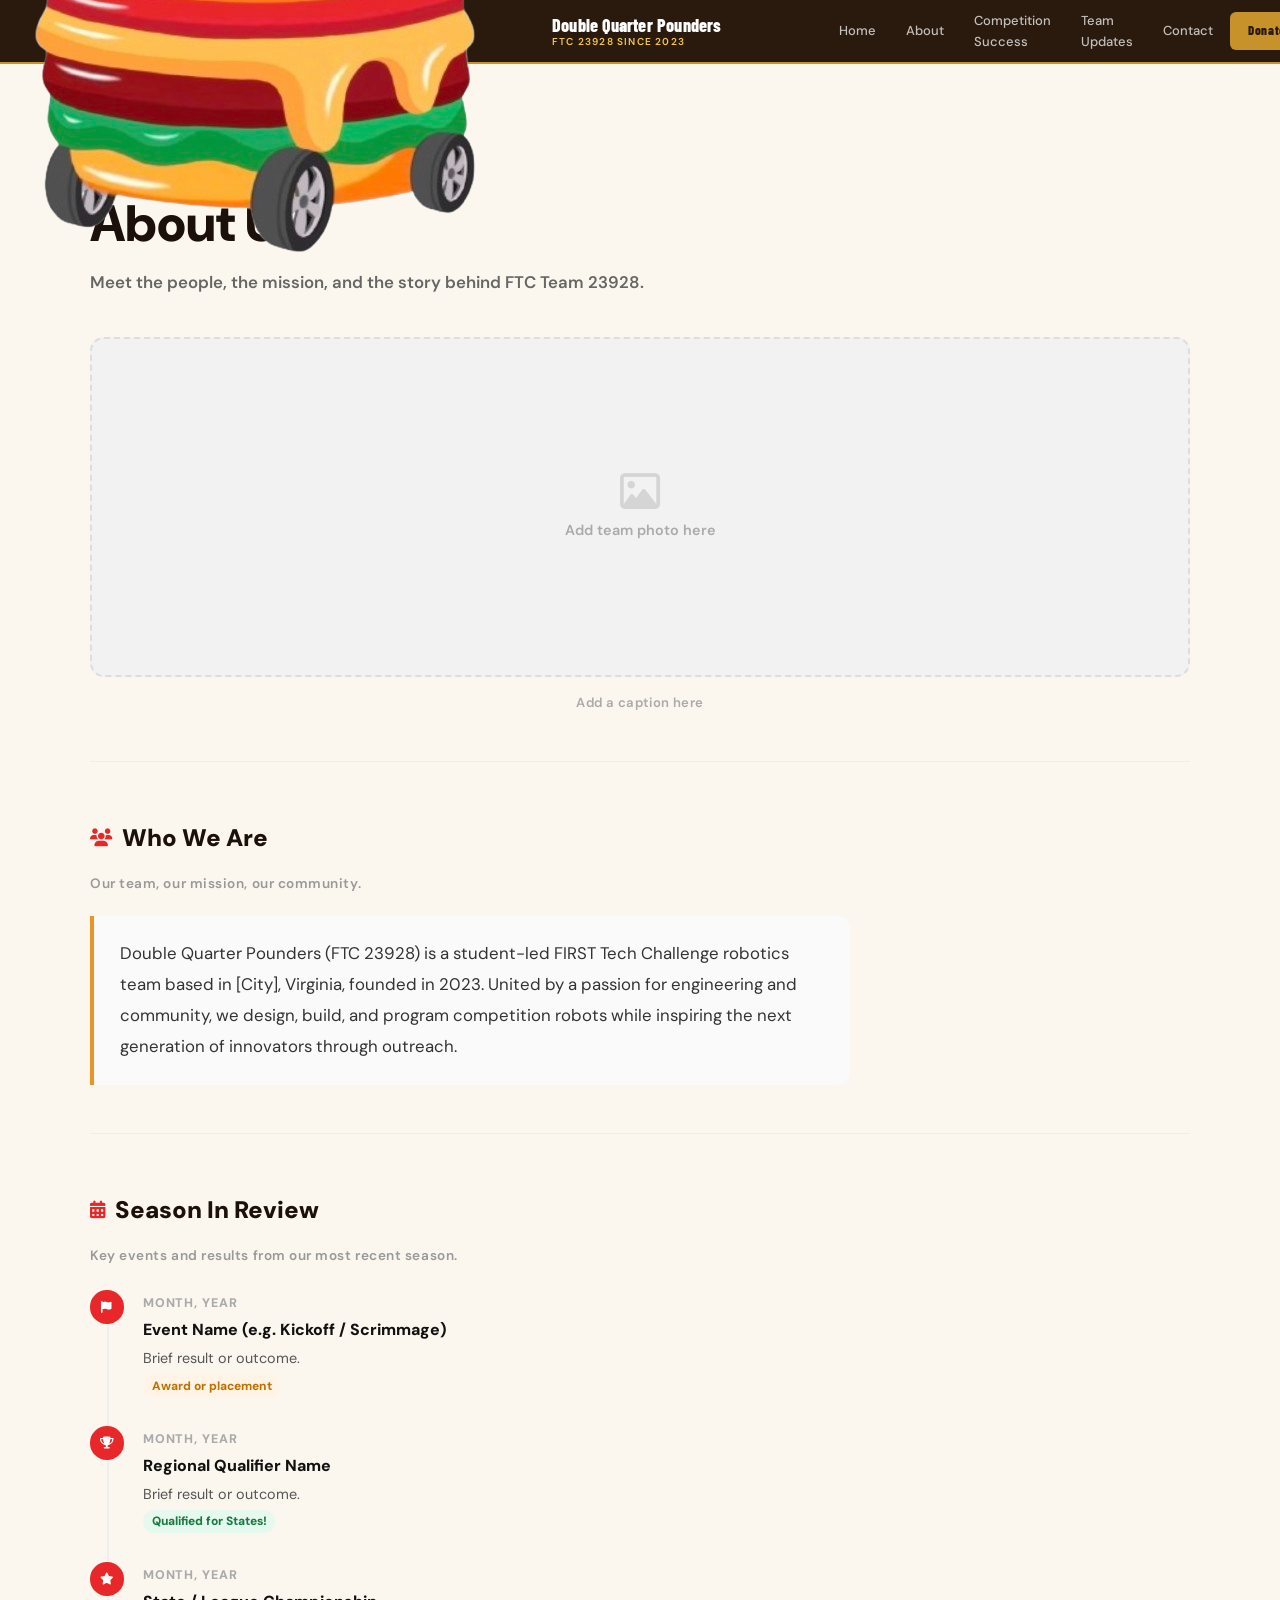
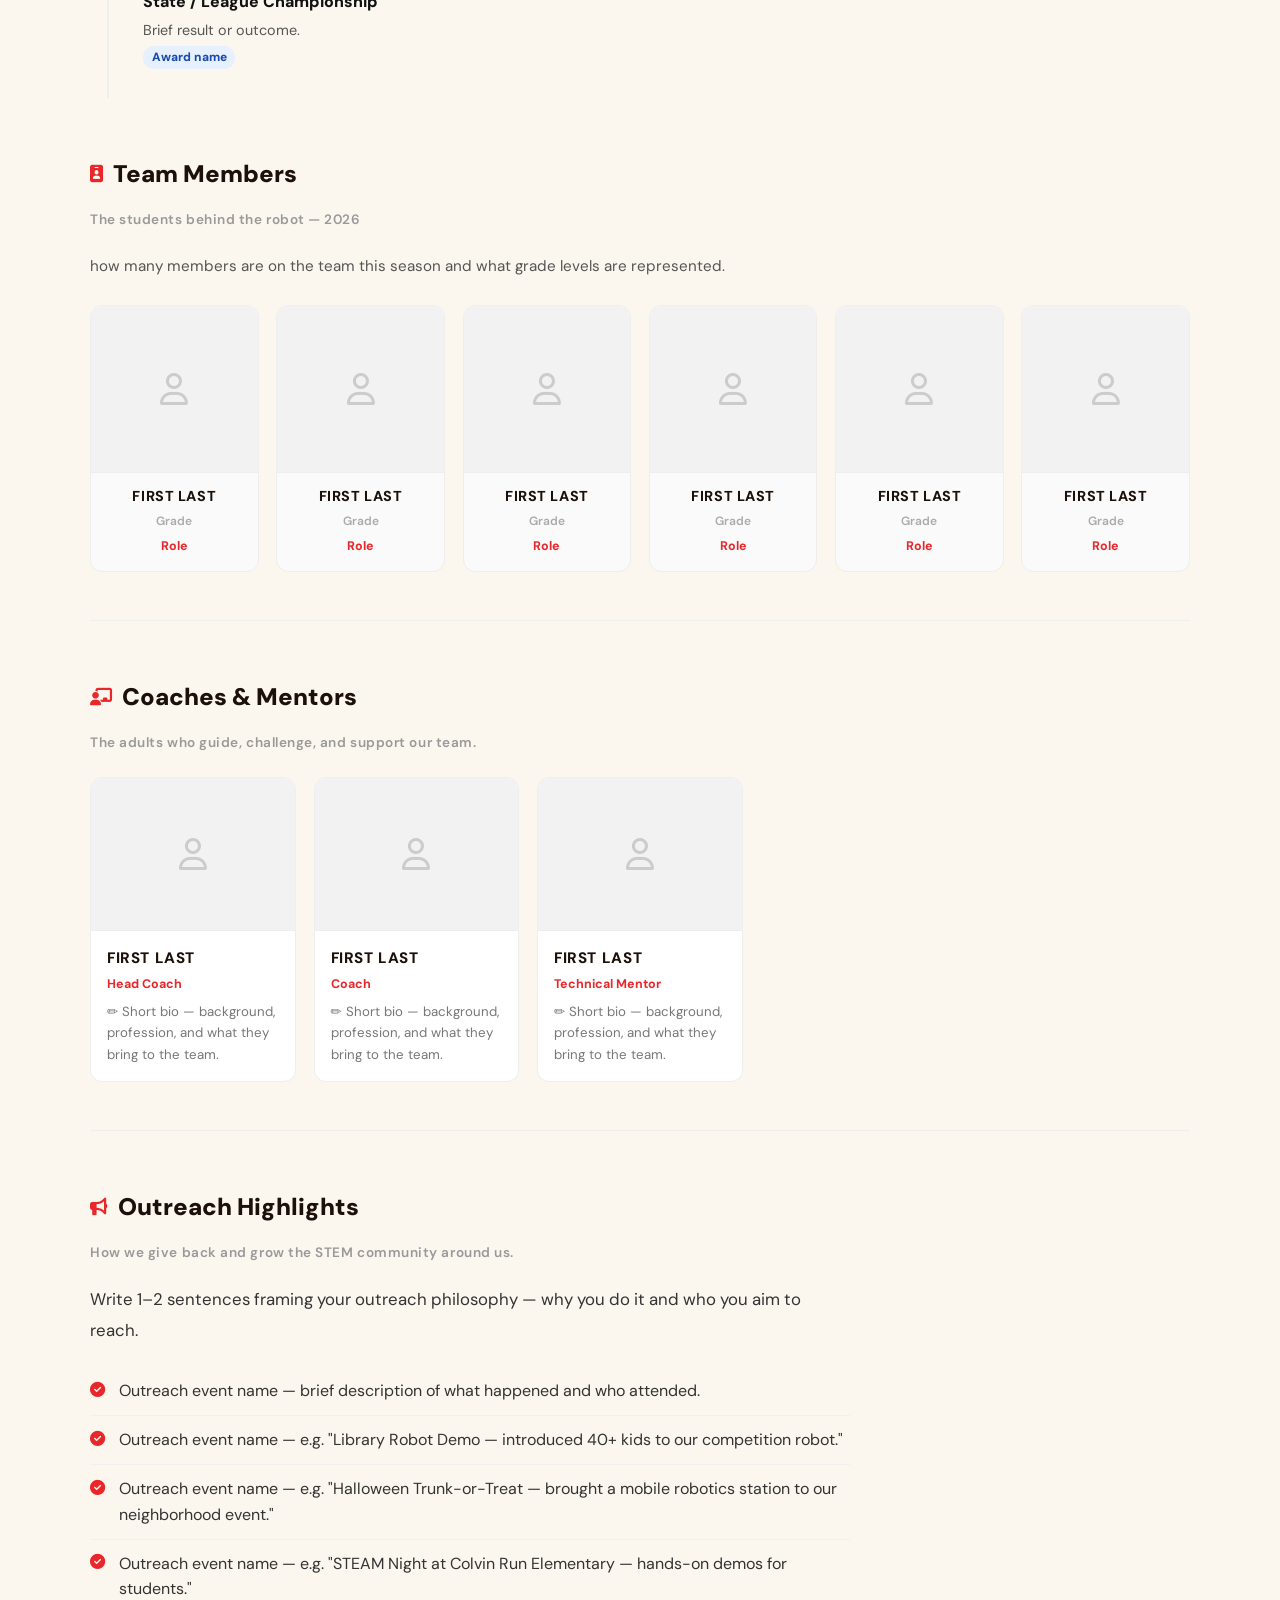
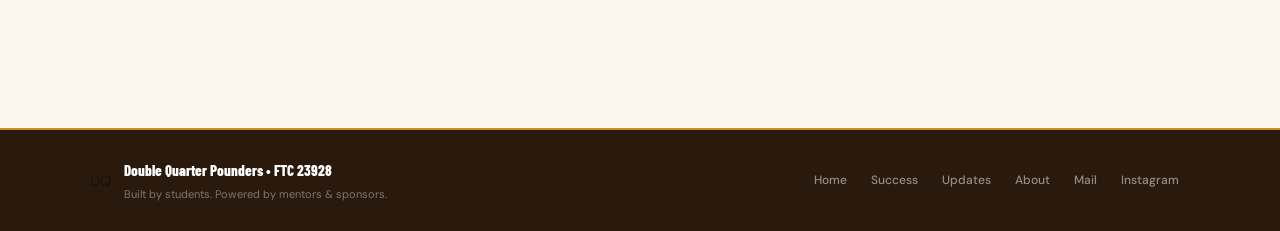
<file: about.html>
<!doctype html>
<html lang="en">
<head>
  <meta charset="utf-8" />
  <meta name="viewport" content="width=device-width, initial-scale=1" />
  <title>About Us | Double Quarter Pounders</title>
  <meta name="description" content="Learn about FTC Team 23928 — Double Quarter Pounders. Our team, our mission, and our story." />

  <link rel="preconnect" href="https://fonts.googleapis.com">
  <link rel="preconnect" href="https://fonts.gstatic.com" crossorigin>
  <link href="https://fonts.googleapis.com/css2?family=Manrope:wght@400;600;700;800;900&display=swap" rel="stylesheet">

  <link rel="stylesheet" href="styles.css" />
  <link rel="stylesheet" href="https://cdnjs.cloudflare.com/ajax/libs/font-awesome/6.5.0/css/all.min.css">

  <style>
    /* ── Page shell ── */
    .about-page { padding: 3rem 0 6rem; }

    .back-link {
      display: inline-flex;
      align-items: center;
      gap: .4rem;
      font-size: .85rem;
      font-weight: 700;
      letter-spacing: .06em;
      text-transform: uppercase;
      color: var(--accent, #e8272b);
      text-decoration: none;
      margin-bottom: 2.2rem;
      transition: gap .2s;
    }
    .back-link:hover { gap: .7rem; }

    /* ── Page header ── */
    .about-header { margin-bottom: 2.5rem; }
    .about-header .tag { margin-bottom: .8rem; }
    .about-header h1 {
      font-size: clamp(2rem, 5vw, 3.2rem);
      font-weight: 900;
      line-height: 1.1;
      margin: 0 0 .6rem;
    }
    .about-header .about-sub {
      font-size: 1.05rem;
      color: #666;
      font-weight: 600;
      max-width: 560px;
    }

    /* ── Hero team photo ── */
    .about-hero-img {
      width: 100%;
      max-height: 480px;
      object-fit: cover;
      border-radius: 14px;
      display: block;
      margin-bottom: .9rem;
    }
    .about-hero-placeholder {
      width: 100%;
      height: 340px;
      border-radius: 14px;
      background: #f2f2f2;
      border: 2px dashed #ddd;
      display: flex;
      flex-direction: column;
      align-items: center;
      justify-content: center;
      gap: .5rem;
      color: #aaa;
      font-size: .9rem;
      font-weight: 600;
      margin-bottom: .9rem;
    }
    .about-hero-placeholder i { font-size: 2.5rem; opacity: .4; }
    .hero-caption {
      font-size: .82rem;
      color: #aaa;
      font-weight: 600;
      text-align: center;
      margin-bottom: 2.5rem;
      letter-spacing: .03em;
    }

    /* ── Section block ── */
    .about-section { margin-top: 3.5rem; max-width: 760px; }
    .about-section h2 {
      font-size: 1.5rem;
      font-weight: 900;
      margin-bottom: .3rem;
      display: flex;
      align-items: center;
      gap: .65rem;
    }
    .about-section h2 i { color: var(--accent, #e8272b); font-size: 1.1rem; }
    .about-section .section-sub {
      font-size: .85rem;
      color: #999;
      font-weight: 600;
      letter-spacing: .04em;
      margin-bottom: 1.2rem;
    }
    .about-section p {
      font-size: 1.05rem;
      line-height: 1.85;
      color: #333;
      margin-bottom: 1.3rem;
    }

    .divider { border: none; border-top: 1px solid #eee; margin: 3rem 0; }

    /* ── Who We Are blurb box ── */
    .who-box {
      background: #fafafa;
      border-left: 4px solid var(--accent, #e89427);
      border-radius: 0 12px 12px 0;
      padding: 1.4rem 1.6rem;
      margin-bottom: 1.4rem;
    }
    .who-box p {
      font-size: 1.05rem;
      line-height: 1.85;
      color: #333;
      margin: 0;
    }


    /* ── Season timeline ── */
    .timeline { list-style: none; padding: 0; margin: 1.4rem 0; position: relative; }
    .timeline::before {
      content: '';
      position: absolute;
      left: 1.05rem;
      top: 0; bottom: 0;
      width: 2px;
      background: #eee;
    }
    .timeline li {
      display: flex;
      gap: 1.2rem;
      align-items: flex-start;
      padding: 0 0 1.8rem 0;
      position: relative;
    }
    .tl-dot {
      flex-shrink: 0;
      width: 2.1rem; height: 2.1rem;
      border-radius: 50%;
      background: var(--accent, #e8272b);
      display: flex; align-items: center; justify-content: center;
      color: #fff;
      font-size: .75rem;
      font-weight: 800;
      position: relative;
      z-index: 1;
    }
    .tl-body { padding-top: .15rem; }
    .tl-date {
      font-size: .78rem;
      font-weight: 800;
      letter-spacing: .07em;
      text-transform: uppercase;
      color: #aaa;
      margin-bottom: .25rem;
    }
    .tl-event {
      font-size: 1rem;
      font-weight: 800;
      color: #111;
      margin-bottom: .2rem;
    }
    .tl-result {
      font-size: .9rem;
      color: #555;
      line-height: 1.55;
    }
    .tl-result .badge {
      display: inline-block;
      background: #fff4e6;
      color: #c07000;
      font-size: .75rem;
      font-weight: 800;
      padding: .15rem .55rem;
      border-radius: 20px;
      margin-top: .3rem;
    }
    .tl-result .badge.green { background: #e6f9ef; color: #1a7a3f; }
    .tl-result .badge.blue  { background: #e6f0ff; color: #1a4aaa; }


    /* ── Team member grid ── */
    .member-grid {
      display: grid;
      grid-template-columns: repeat(auto-fill, minmax(155px, 1fr));
      gap: 1.1rem;
      margin: 1.4rem 0;
    }
    .member-card {
      background: #fafafa;
      border: 1px solid #eee;
      border-radius: 12px;
      overflow: hidden;
      text-align: center;
    }
    .member-photo {
      width: 100%;
      aspect-ratio: 1 / 1;
      background: #f2f2f2;
      border-bottom: 1px solid #eee;
      display: flex;
      align-items: center;
      justify-content: center;
      color: #ccc;
      font-size: 2rem;
    }
    .member-photo img { width: 100%; height: 100%; object-fit: cover; display: block; }
    .member-info { padding: .75rem .6rem .9rem; }
    .member-name {
      font-size: .9rem;
      font-weight: 800;
      text-transform: uppercase;
      letter-spacing: .04em;
      margin-bottom: .2rem;
    }
    .member-grade {
      font-size: .75rem;
      color: #aaa;
      font-weight: 600;
      margin-bottom: .25rem;
    }
    .member-role {
      font-size: .78rem;
      font-weight: 700;
      color: var(--accent, #e8272b);
    }

    /* ── Mentor grid (wider cards) ── */
    .mentor-grid {
      display: grid;
      grid-template-columns: repeat(auto-fill, minmax(200px, 1fr));
      gap: 1.1rem;
      margin: 1.4rem 0;
    }
    .mentor-card {
      background: #fff;
      border: 1px solid #eee;
      border-radius: 12px;
      overflow: hidden;
    }
    .mentor-photo {
      width: 100%;
      aspect-ratio: 4/3;
      background: #f2f2f2;
      display: flex;
      align-items: center;
      justify-content: center;
      color: #ccc;
      font-size: 2rem;
      border-bottom: 1px solid #eee;
    }
    .mentor-photo img { width: 100%; height: 100%; object-fit: cover; display: block; }
    .mentor-info { padding: .9rem 1rem 1rem; }
    .mentor-name {
      font-size: .95rem;
      font-weight: 800;
      text-transform: uppercase;
      letter-spacing: .04em;
      margin-bottom: .2rem;
    }
    .mentor-title {
      font-size: .78rem;
      font-weight: 700;
      color: var(--accent, #e8272b);
      margin-bottom: .4rem;
    }
    .mentor-bio {
      font-size: .83rem;
      color: #777;
      line-height: 1.6;
    }

    /* ── Outreach highlights ── */
    .outreach-list {
      list-style: none;
      padding: 0;
      margin: 1.2rem 0;
    }
    .outreach-list li {
      display: flex;
      gap: .9rem;
      align-items: flex-start;
      padding: .7rem 0;
      border-bottom: 1px solid #f0f0f0;
      font-size: 1rem;
      color: #333;
      line-height: 1.6;
    }
    .outreach-list li:last-child { border-bottom: none; }
    .outreach-list li i {
      flex-shrink: 0;
      margin-top: .2rem;
      color: var(--accent, #e8272b);
      font-size: .95rem;
    }

  </style>
</head>

<body>
  <!-- ── Header ── -->
  <header class="site-header">
    <div class="container top-brand-row">
      <div class="brand">
        <img src="assets/logo.png" class="team-logo" alt="Double Quarter Pounders logo">
        <div class="brand-text">
          <div class="brand-title">Double Quarter Pounders</div>
          <div class="brand-sub">FTC 23928 since 2023</div>
        </div>
      </div>
    </div>
    <div class="menu-bar">
      <div class="container menu-inner">
        <nav class="main-nav" aria-label="Main navigation">
          <a href="index.html">Home</a>
          <a href="about.html">About</a>
          <a href="index.html#success">Competition Success</a>
          <a href="index.html#updates">Team Updates</a>
          <a href="index.html#contact">Contact</a>
          <a href="index.html#donate" class="donate-btn">Donate</a>
        </nav>
      </div>
    </div>
  </header>

  <main>
    <section class="about-page">
      <div class="container">

        <a class="back-link" href="index.html">← Back to Home</a>

        <!-- ── Page Header ── -->
        <div class="about-header">
          <span class="tag gold">About</span>
          <h1>About Us</h1>
          <p class="about-sub">Meet the people, the mission, and the story behind FTC Team 23928.</p>
        </div>

        <!-- ── Team Hero Photo ── -->
        <!--
          ✏️ Replace the placeholder below with your team photo:
          <img class="about-hero-img" src="assets/team.jpg" alt="Double Quarter Pounders team photo" />
        -->
        <div class="about-hero-placeholder">
          <i class="fa-regular fa-image"></i>
          <span>Add team photo here</span>
        </div>
        <p class="hero-caption">Add a caption here</p>

        <hr class="divider">

        <!-- ── 1. WHO WE ARE ── -->
        <div class="about-section">
          <h2><i class="fa-solid fa-users"></i> Who We Are</h2>
          <p class="section-sub">Our team, our mission, our community.</p>

          <div class="who-box">
            <p>
              Double Quarter Pounders (FTC 23928) is a student-led FIRST Tech Challenge robotics team based in [City], Virginia, founded in 2023. United by a passion for engineering and community, we design, build, and program competition robots while inspiring the next generation of innovators through outreach.
            </p>
          </div>

        </div>

        <hr class="divider">

        <!-- ── 2. SEASON IN REVIEW / TIMELINE ── -->
        <div class="about-section">
          <h2><i class="fa-solid fa-calendar-days"></i> Season In Review</h2>
          <p class="section-sub">Key events and results from our most recent season.</p>

          <ul class="timeline">

            <li>
              <div class="tl-dot"><i class="fa-solid fa-flag"></i></div>
              <div class="tl-body">
                <div class="tl-date">Month, Year</div>
                <div class="tl-event">Event Name (e.g. Kickoff / Scrimmage)</div>
                <div class="tl-result">
                  Brief result or outcome.<br>
                  <span class="badge">Award or placement</span>
                </div>
              </div>
            </li>

            <li>
              <div class="tl-dot"><i class="fa-solid fa-trophy"></i></div>
              <div class="tl-body">
                <div class="tl-date">Month, Year</div>
                <div class="tl-event">Regional Qualifier Name</div>
                <div class="tl-result">
                  Brief result or outcome.<br>
                  <span class="badge green">Qualified for States!</span>
                </div>
              </div>
            </li>

            <li>
              <div class="tl-dot"><i class="fa-solid fa-star"></i></div>
              <div class="tl-body">
                <div class="tl-date">Month, Year</div>
                <div class="tl-event">State / League Championship</div>
                <div class="tl-result">
                  Brief result or outcome.<br>
                  <span class="badge blue">Award name</span>
                </div>
              </div>
            </li>

            <!-- ✏️ Duplicate a <li> block to add more events -->

          </ul>
        </div>

        <!-- ── 4. TEAM MEMBERS ── -->
        <div class="about-section" style="max-width:100%;">
          <h2><i class="fa-solid fa-id-badge"></i> Team Members</h2>
          <p class="section-sub">The students behind the robot — 2026</p>
          <p style="font-size:.95rem;color:#555;margin-bottom:1.6rem;">
            how many members are on the team this season and what grade levels are represented.
          </p>

          <div class="member-grid">

            <!-- ✏️ Copy this block for each team member.
                 Replace photo placeholder with:
                 <img src="assets/members/name.jpg" alt="Member Name" />
            -->

            <div class="member-card">
              <div class="member-photo"><i class="fa-regular fa-user"></i></div>
              <div class="member-info">
                <div class="member-name">First Last</div>
                <div class="member-grade">Grade</div>
                <div class="member-role">Role</div>
              </div>
            </div>

            <div class="member-card">
              <div class="member-photo"><i class="fa-regular fa-user"></i></div>
              <div class="member-info">
                <div class="member-name">First Last</div>
                <div class="member-grade">Grade</div>
                <div class="member-role">Role</div>
              </div>
            </div>

            <div class="member-card">
              <div class="member-photo"><i class="fa-regular fa-user"></i></div>
              <div class="member-info">
                <div class="member-name">First Last</div>
                <div class="member-grade">Grade</div>
                <div class="member-role">Role</div>
              </div>
            </div>

            <div class="member-card">
              <div class="member-photo"><i class="fa-regular fa-user"></i></div>
              <div class="member-info">
                <div class="member-name">First Last</div>
                <div class="member-grade">Grade</div>
                <div class="member-role">Role</div>
              </div>
            </div>

            <div class="member-card">
              <div class="member-photo"><i class="fa-regular fa-user"></i></div>
              <div class="member-info">
                <div class="member-name">First Last</div>
                <div class="member-grade">Grade</div>
                <div class="member-role">Role</div>
              </div>
            </div>

            <div class="member-card">
              <div class="member-photo"><i class="fa-regular fa-user"></i></div>
              <div class="member-info">
                <div class="member-name">First Last</div>
                <div class="member-grade">Grade</div>
                <div class="member-role">Role</div>
              </div>
            </div>

            <!-- ✏️ Add more member cards as needed -->

          </div>
        </div>

        <hr class="divider">

        <!-- ── 5. COACHES & MENTORS ── -->
        <div class="about-section" style="max-width:100%;">
          <h2><i class="fa-solid fa-chalkboard-user"></i> Coaches &amp; Mentors</h2>
          <p class="section-sub">The adults who guide, challenge, and support our team.</p>

          <div class="mentor-grid">

            <!-- ✏️ Copy this block for each mentor/coach.
                 Replace photo placeholder with:
                 <img src="assets/mentors/name.jpg" alt="Mentor Name" />
            -->

            <div class="mentor-card">
              <div class="mentor-photo"><i class="fa-regular fa-user"></i></div>
              <div class="mentor-info">
                <div class="mentor-name">First Last</div>
                <div class="mentor-title">Head Coach</div>
                <div class="mentor-bio">✏️ Short bio — background, profession, and what they bring to the team.</div>
              </div>
            </div>

            <div class="mentor-card">
              <div class="mentor-photo"><i class="fa-regular fa-user"></i></div>
              <div class="mentor-info">
                <div class="mentor-name">First Last</div>
                <div class="mentor-title">Coach</div>
                <div class="mentor-bio">✏️ Short bio — background, profession, and what they bring to the team.</div>
              </div>
            </div>

            <div class="mentor-card">
              <div class="mentor-photo"><i class="fa-regular fa-user"></i></div>
              <div class="mentor-info">
                <div class="mentor-name">First Last</div>
                <div class="mentor-title">Technical Mentor</div>
                <div class="mentor-bio">✏️ Short bio — background, profession, and what they bring to the team.</div>
              </div>
            </div>

            <!-- ✏️ Add more mentor cards as needed -->

          </div>
        </div>

        <hr class="divider">

        <!-- ── 6. OUTREACH HIGHLIGHTS ── -->
        <div class="about-section">
          <h2><i class="fa-solid fa-bullhorn"></i> Outreach Highlights</h2>
          <p class="section-sub">How we give back and grow the STEM community around us.</p>

          <p>
            Write 1–2 sentences framing your outreach philosophy — why you do it and who you aim to reach.
          </p>

          <ul class="outreach-list">
            <li>
              <i class="fa-solid fa-check-circle"></i>
              Outreach event name — brief description of what happened and who attended.
            </li>
            <li>
              <i class="fa-solid fa-check-circle"></i>
              Outreach event name — e.g. "Library Robot Demo — introduced 40+ kids to our competition robot."
            </li>
            <li>
              <i class="fa-solid fa-check-circle"></i>
              Outreach event name — e.g. "Halloween Trunk-or-Treat — brought a mobile robotics station to our neighborhood event."
            </li>
            <li>
              <i class="fa-solid fa-check-circle"></i>
              Outreach event name — e.g. "STEAM Night at Colvin Run Elementary — hands-on demos for students."
            </li>
            <!-- ✏️ Add more list items as needed -->
          </ul>
        </div>

      </div>
    </section>
  </main>

  <!-- ── Footer ── -->
  <footer class="footer">
    <div class="container footer-inner">
      <div class="footer-brand">
        <span class="logo small">DQ</span>
        <div>
          <div class="footer-title">Double Quarter Pounders • FTC 23928</div>
          <div class="footer-sub">Built by students. Powered by mentors &amp; sponsors.</div>
        </div>
      </div>
      <div class="footer-links">
        <a href="index.html">Home</a>
        <a href="index.html#success">Success</a>
        <a href="index.html#updates">Updates</a>
        <a href="about.html">About</a>
        <a href="mailto:team23928@example.com">Mail</a>
        <a href="https://instagram.com/ftcdoublequarterpounders" target="_blank" rel="noopener">Instagram</a>
      </div>
    </div>
  </footer>
</body>
</html>
</file>
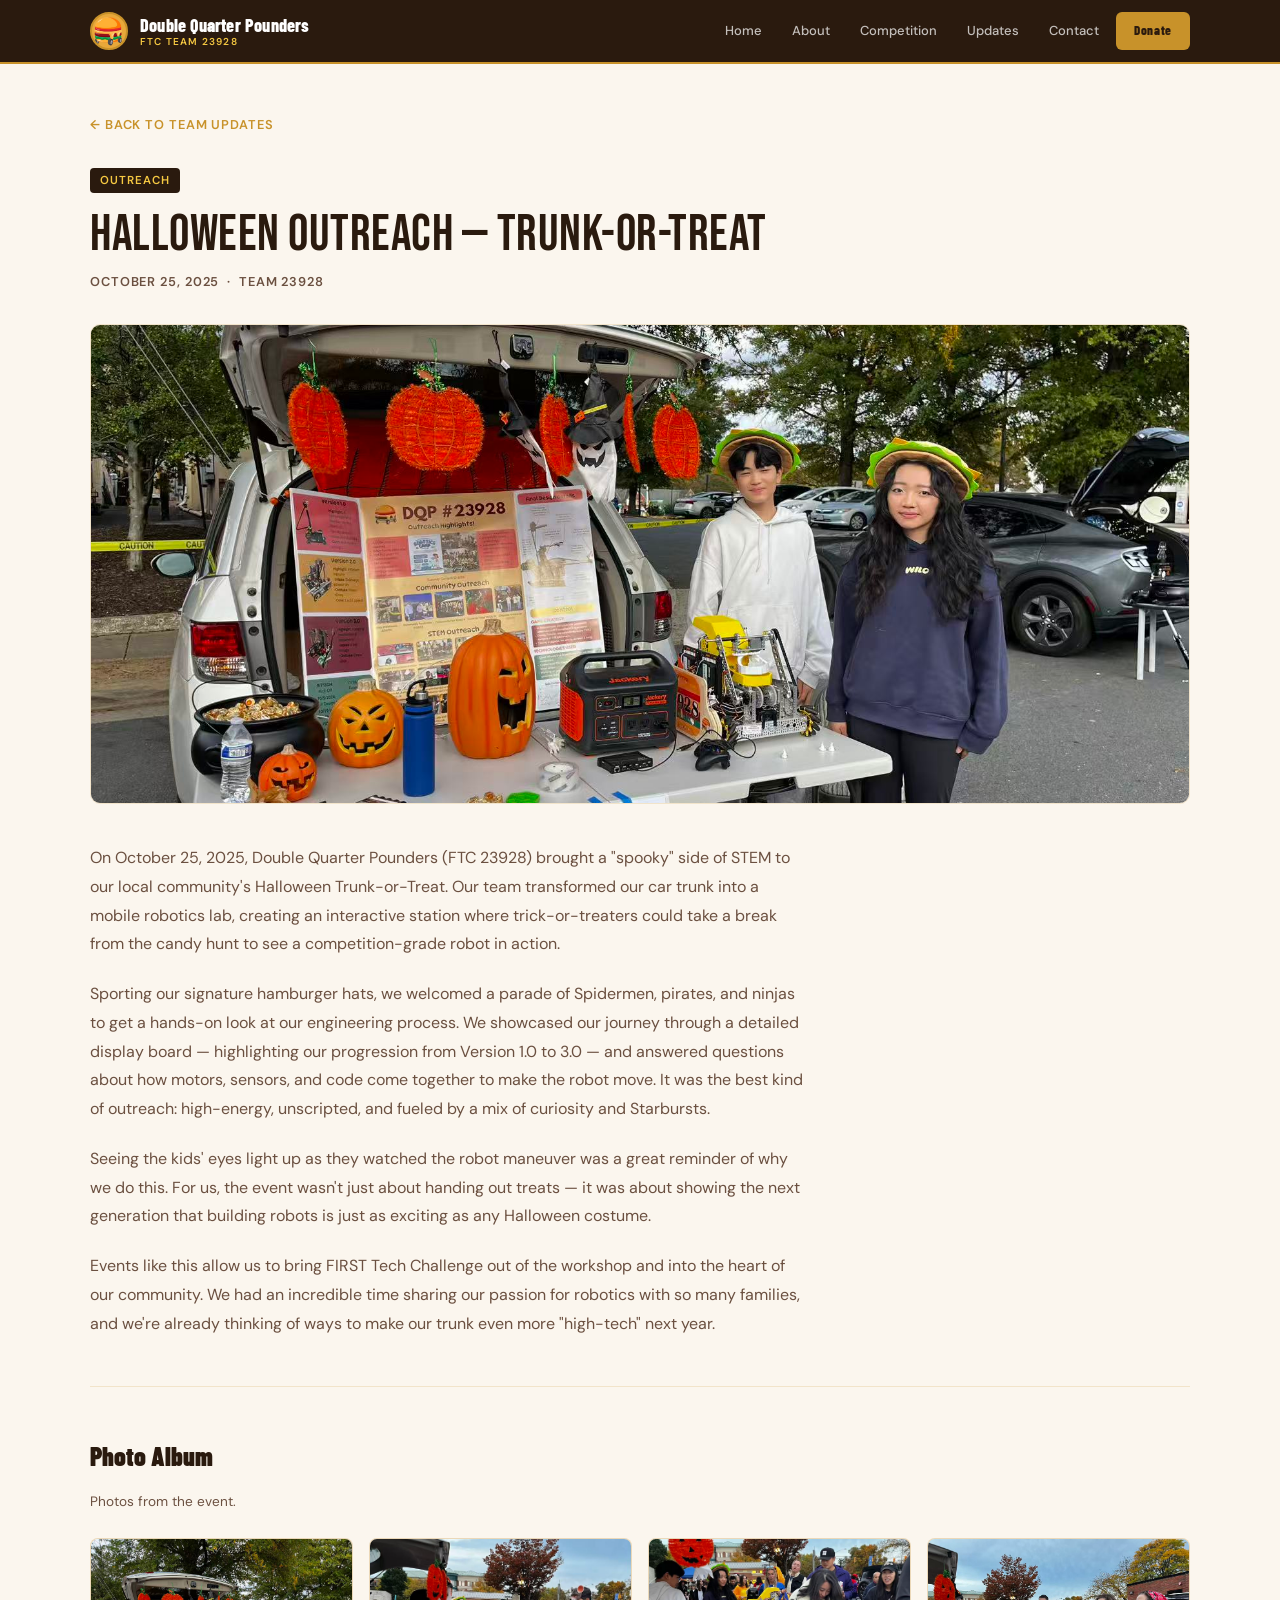
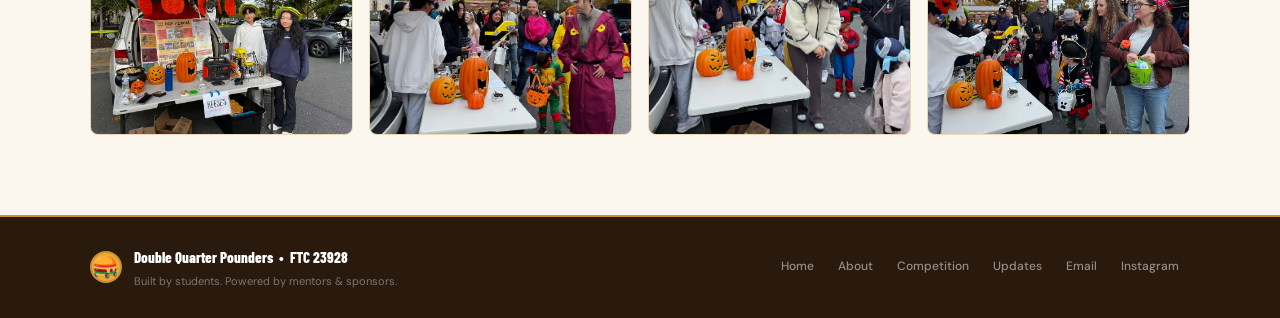
<file: halloween.html>
<!doctype html>
<html lang="en">
<head>
  <meta charset="utf-8" />
  <meta name="viewport" content="width=device-width, initial-scale=1" />
  <title>Halloween Outreach | Double Quarter Pounders</title>
  <meta name="description" content="FTC 23928 Halloween Trunk-or-Treat outreach recap." />

  <link rel="preconnect" href="https://fonts.googleapis.com">
  <link rel="preconnect" href="https://fonts.gstatic.com" crossorigin>
  <link href="https://fonts.googleapis.com/css2?family=Bebas+Neue&family=Barlow+Condensed:wght@600;700;800;900&family=DM+Sans:wght@400;500;600&display=swap" rel="stylesheet">
  <link rel="stylesheet" href="https://cdnjs.cloudflare.com/ajax/libs/font-awesome/6.5.0/css/all.min.css">
  <link rel="stylesheet" href="styles.css" />

  <style>
    .post-page { padding: 3rem 0 5rem; }

    .back-link {
      display: inline-flex;
      align-items: center;
      gap: .4rem;
      font-family: 'DM Sans', sans-serif;
      font-size: .8rem;
      font-weight: 600;
      letter-spacing: .07em;
      text-transform: uppercase;
      color: var(--gold);
      text-decoration: none;
      margin-bottom: 2rem;
      transition: gap .2s, color .15s;
    }
    .back-link:hover { gap: .7rem; color: var(--red); }

    .post-header { margin-bottom: 2rem; }

    .post-tag-label {
      display: inline-block;
      font-family: 'DM Sans', sans-serif;
      font-size: .72rem;
      font-weight: 600;
      letter-spacing: .09em;
      text-transform: uppercase;
      background: var(--beef);
      color: var(--gold-light);
      padding: 3px 10px;
      border-radius: 4px;
      margin-bottom: .9rem;
    }

    .post-header h1 {
      font-family: 'Bebas Neue', 'Barlow Condensed', sans-serif;
      font-size: clamp(2rem, 5vw, 3.2rem);
      font-weight: 400;
      line-height: 1.05;
      color: var(--beef);
      letter-spacing: .5px;
      margin: 0 0 .6rem;
    }

    .post-date {
      font-family: 'DM Sans', sans-serif;
      font-size: .8rem;
      font-weight: 600;
      letter-spacing: .07em;
      text-transform: uppercase;
      color: var(--muted);
    }

    .post-hero-img {
      width: 100%;
      max-height: 480px;
      object-fit: cover;
      border-radius: var(--radius);
      margin-bottom: 2.5rem;
      display: block;
      border: 1px solid var(--border);
    }

    .post-content { max-width: 720px; }
    .post-content p {
      font-family: 'DM Sans', sans-serif;
      font-size: 1rem;
      line-height: 1.8;
      color: var(--muted);
      margin-bottom: 1.3rem;
    }

    .divider {
      border: none;
      border-top: 1px solid var(--border);
      margin: 3rem 0;
    }

    .album-section { margin-top: 2rem; }
    .album-section h2 {
      font-family: 'Barlow Condensed', sans-serif;
      font-size: 1.6rem;
      font-weight: 900;
      color: var(--beef);
      margin-bottom: .3rem;
    }
    .album-sub {
      font-family: 'DM Sans', sans-serif;
      font-size: .85rem;
      color: var(--muted);
      margin-bottom: 1.5rem;
    }

    .photo-grid {
      display: grid;
      grid-template-columns: repeat(auto-fill, minmax(240px, 1fr));
      gap: 1rem;
    }

    .photo-slot {
      aspect-ratio: 4/3;
      border-radius: 8px;
      overflow: hidden;
      background: var(--cream-dark);
      border: 1px solid var(--border);
    }

    .photo-slot img {
      width: 100%;
      height: 100%;
      object-fit: cover;
      display: block;
      transition: transform .3s ease;
    }

    .photo-slot:hover img { transform: scale(1.04); }
  </style>
</head>

<body>

  <!-- HEADER — matches index.html exactly -->
  <header class="site-header">
    <div class="container header-inner">

      <a class="brand" href="index.html" aria-label="Double Quarter Pounders home">
        <div class="logo-ring">
          <img src="assets/logo.png" alt="Double Quarter Pounders logo"
               onerror="this.style.display='none'; this.nextElementSibling.style.display='flex';">
          <span class="logo-ring-text" style="display:none;">DQ</span>
        </div>
        <div class="brand-text">
          <div class="brand-title">Double Quarter Pounders</div>
          <div class="brand-sub">FTC Team 23928</div>
        </div>
      </a>

      <nav class="main-nav" aria-label="Main navigation">
        <a href="index.html">Home</a>
        <a href="index.html#about">About</a>
        <a href="index.html#success">Competition</a>
        <a href="index.html#updates">Updates</a>
        <a href="index.html#contact">Contact</a>
        <a href="index.html#donate" class="donate-btn">Donate</a>
      </nav>

    </div>
  </header>

  <main>
    <section class="post-page">
      <div class="container">

        <a class="back-link" href="index.html#updates">&larr; Back to Team Updates</a>

        <div class="post-header">
          <div class="post-tag-label">Outreach</div>
          <h1>Halloween Outreach — Trunk-or-Treat</h1>
          <div class="post-date">October 25, 2025 &nbsp;&middot;&nbsp; Team 23928</div>
        </div>

        <img
          class="post-hero-img"
          src="assets/halloween-outreach/halloween-lead.jpg"
          alt="Double Quarter Pounders at Halloween Trunk-or-Treat"
        />

        <div class="post-content">
          <p>
            On October 25, 2025, Double Quarter Pounders (FTC 23928) brought a "spooky" side of STEM
            to our local community's Halloween Trunk-or-Treat. Our team transformed our car trunk into
            a mobile robotics lab, creating an interactive station where trick-or-treaters could take a
            break from the candy hunt to see a competition-grade robot in action.
          </p>
          <p>
            Sporting our signature hamburger hats, we welcomed a parade of Spidermen, pirates, and ninjas
            to get a hands-on look at our engineering process. We showcased our journey through a detailed
            display board — highlighting our progression from Version 1.0 to 3.0 — and answered questions
            about how motors, sensors, and code come together to make the robot move. It was the best kind
            of outreach: high-energy, unscripted, and fueled by a mix of curiosity and Starbursts.
          </p>
          <p>
            Seeing the kids' eyes light up as they watched the robot maneuver was a great reminder of why
            we do this. For us, the event wasn't just about handing out treats — it was about showing the
            next generation that building robots is just as exciting as any Halloween costume.
          </p>
          <p>
            Events like this allow us to bring FIRST Tech Challenge out of the workshop and into the heart
            of our community. We had an incredible time sharing our passion for robotics with so many
            families, and we're already thinking of ways to make our trunk even more "high-tech" next year.
          </p>
        </div>

        <hr class="divider">

        <div class="album-section">
          <h2>Photo Album</h2>
          <p class="album-sub">Photos from the event.</p>
          <div class="photo-grid">
            <div class="photo-slot"><img src="assets/halloween-outreach/halloween-lead.jpg" alt="Halloween Outreach photo 1"></div>
            <div class="photo-slot"><img src="assets/halloween-outreach/halloween-1.jpg" alt="Halloween Outreach photo 2"></div>
            <div class="photo-slot"><img src="assets/halloween-outreach/halloween-2.jpg" alt="Halloween Outreach photo 3"></div>
            <div class="photo-slot"><img src="assets/halloween-outreach/halloween-3.jpg" alt="Halloween Outreach photo 4"></div>
          </div>
        </div>

      </div>
    </section>
  </main>

  <footer class="footer">
    <div class="container footer-inner">
      <div class="footer-brand">
        <div class="footer-logo-ring">
          <img src="assets/logo.png" alt="DQP logo"
               onerror="this.style.display='none'; this.nextElementSibling.style.display='flex';">
          <span class="logo-ring-text" style="display:none;">DQ</span>
        </div>
        <div>
          <div class="footer-title">Double Quarter Pounders &nbsp;&bull;&nbsp; FTC 23928</div>
          <div class="footer-sub">Built by students. Powered by mentors &amp; sponsors.</div>
        </div>
      </div>
      <div class="footer-links">
        <a href="index.html">Home</a>
        <a href="index.html#about">About</a>
        <a href="index.html#success">Competition</a>
        <a href="index.html#updates">Updates</a>
        <a href="mailto:shawn.he@dqp23928.org">Email</a>
        <a href="https://instagram.com/ftcdoublequarterpounders" target="_blank" rel="noopener">Instagram</a>
      </div>
    </div>
  </footer>

</body>
</html>
</file>
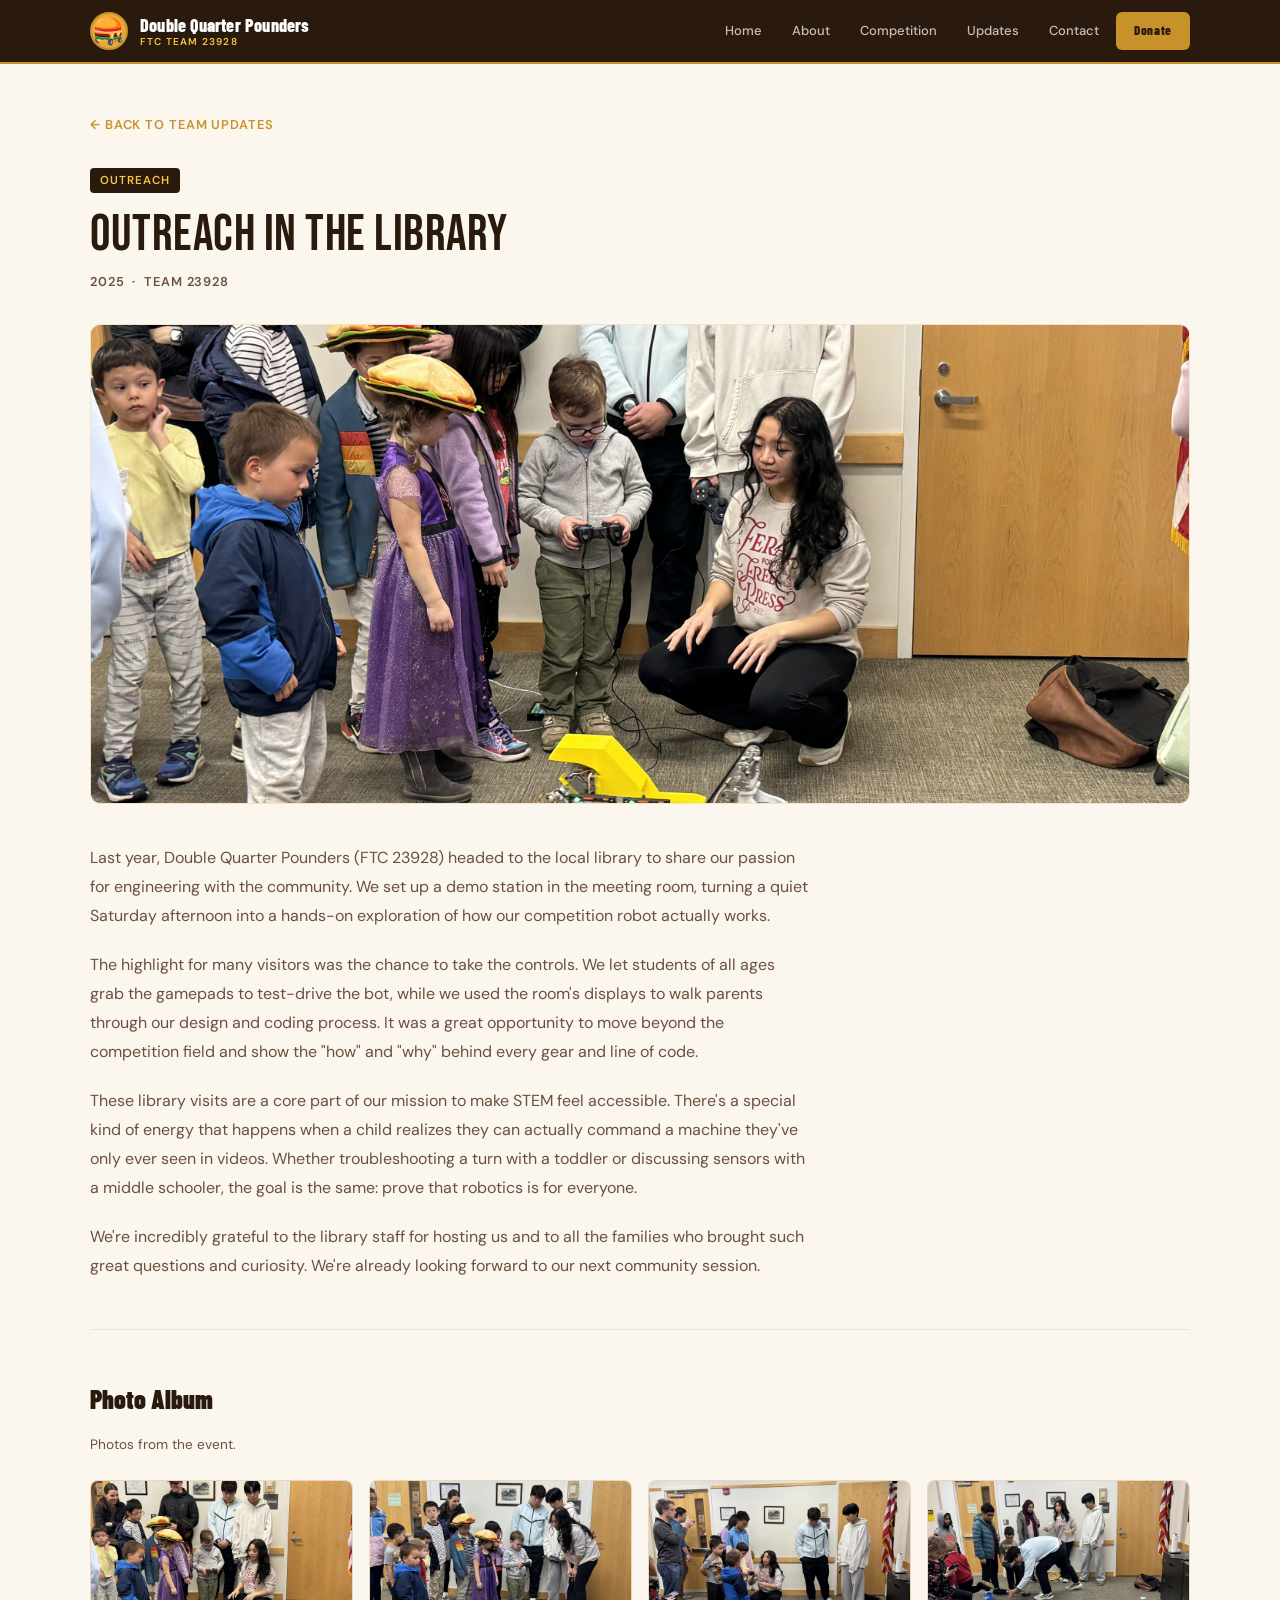
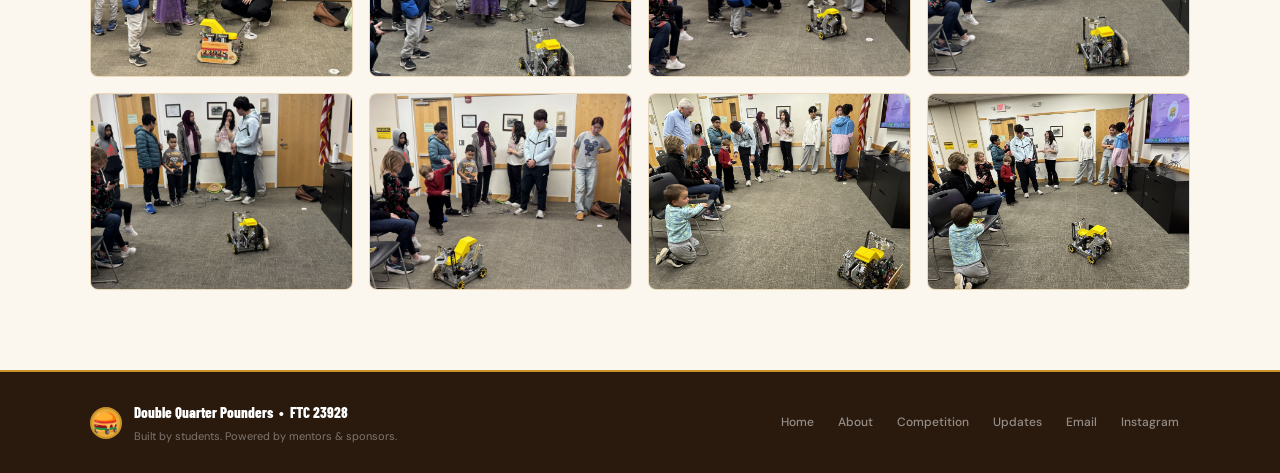
<file: library.html>
<!doctype html>
<html lang="en">
<head>
  <meta charset="utf-8" />
  <meta name="viewport" content="width=device-width, initial-scale=1" />
  <title>Outreach in the Library | Double Quarter Pounders</title>
  <meta name="description" content="FTC 23928 library outreach recap." />

  <link rel="preconnect" href="https://fonts.googleapis.com">
  <link rel="preconnect" href="https://fonts.gstatic.com" crossorigin>
  <link href="https://fonts.googleapis.com/css2?family=Bebas+Neue&family=Barlow+Condensed:wght@600;700;800;900&family=DM+Sans:wght@400;500;600&display=swap" rel="stylesheet">
  <link rel="stylesheet" href="https://cdnjs.cloudflare.com/ajax/libs/font-awesome/6.5.0/css/all.min.css">
  <link rel="stylesheet" href="styles.css" />

  <style>
    .post-page { padding: 3rem 0 5rem; }

    .back-link {
      display: inline-flex;
      align-items: center;
      gap: .4rem;
      font-family: 'DM Sans', sans-serif;
      font-size: .8rem;
      font-weight: 600;
      letter-spacing: .07em;
      text-transform: uppercase;
      color: var(--gold);
      text-decoration: none;
      margin-bottom: 2rem;
      transition: gap .2s, color .15s;
    }
    .back-link:hover { gap: .7rem; color: var(--red); }

    .post-header { margin-bottom: 2rem; }

    .post-tag-label {
      display: inline-block;
      font-family: 'DM Sans', sans-serif;
      font-size: .72rem;
      font-weight: 600;
      letter-spacing: .09em;
      text-transform: uppercase;
      background: var(--beef);
      color: var(--gold-light);
      padding: 3px 10px;
      border-radius: 4px;
      margin-bottom: .9rem;
    }

    .post-header h1 {
      font-family: 'Bebas Neue', 'Barlow Condensed', sans-serif;
      font-size: clamp(2rem, 5vw, 3.2rem);
      font-weight: 400;
      line-height: 1.05;
      color: var(--beef);
      letter-spacing: .5px;
      margin: 0 0 .6rem;
    }

    .post-date {
      font-family: 'DM Sans', sans-serif;
      font-size: .8rem;
      font-weight: 600;
      letter-spacing: .07em;
      text-transform: uppercase;
      color: var(--muted);
    }

    .post-hero-img {
      width: 100%;
      max-height: 480px;
      object-fit: cover;
      border-radius: var(--radius);
      margin-bottom: 2.5rem;
      display: block;
      border: 1px solid var(--border);
    }

    .post-content { max-width: 720px; }
    .post-content p {
      font-family: 'DM Sans', sans-serif;
      font-size: 1rem;
      line-height: 1.8;
      color: var(--muted);
      margin-bottom: 1.3rem;
    }

    .divider {
      border: none;
      border-top: 1px solid var(--border);
      margin: 3rem 0;
    }

    .album-section { margin-top: 2rem; }
    .album-section h2 {
      font-family: 'Barlow Condensed', sans-serif;
      font-size: 1.6rem;
      font-weight: 900;
      color: var(--beef);
      margin-bottom: .3rem;
    }
    .album-sub {
      font-family: 'DM Sans', sans-serif;
      font-size: .85rem;
      color: var(--muted);
      margin-bottom: 1.5rem;
    }

    .photo-grid {
      display: grid;
      grid-template-columns: repeat(auto-fill, minmax(240px, 1fr));
      gap: 1rem;
    }

    .photo-slot {
      aspect-ratio: 4/3;
      border-radius: 8px;
      overflow: hidden;
      background: var(--cream-dark);
      border: 1px solid var(--border);
    }

    .photo-slot img {
      width: 100%;
      height: 100%;
      object-fit: cover;
      display: block;
      transition: transform .3s ease;
    }

    .photo-slot:hover img { transform: scale(1.04); }
  </style>
</head>

<body>

  <!-- HEADER — matches index.html exactly -->
  <header class="site-header">
    <div class="container header-inner">

      <a class="brand" href="index.html" aria-label="Double Quarter Pounders home">
        <div class="logo-ring">
          <img src="assets/logo.png" alt="Double Quarter Pounders logo"
               onerror="this.style.display='none'; this.nextElementSibling.style.display='flex';">
          <span class="logo-ring-text" style="display:none;">DQ</span>
        </div>
        <div class="brand-text">
          <div class="brand-title">Double Quarter Pounders</div>
          <div class="brand-sub">FTC Team 23928</div>
        </div>
      </a>

      <nav class="main-nav" aria-label="Main navigation">
        <a href="index.html">Home</a>
        <a href="index.html#about">About</a>
        <a href="index.html#success">Competition</a>
        <a href="index.html#updates">Updates</a>
        <a href="index.html#contact">Contact</a>
        <a href="index.html#donate" class="donate-btn">Donate</a>
      </nav>

    </div>
  </header>

  <main>
    <section class="post-page">
      <div class="container">

        <a class="back-link" href="index.html#updates">&larr; Back to Team Updates</a>

        <div class="post-header">
          <div class="post-tag-label">Outreach</div>
          <h1>Outreach in the Library</h1>
          <div class="post-date">2025 &nbsp;&middot;&nbsp; Team 23928</div>
        </div>

        <img
          class="post-hero-img"
          src="assets/library/library1.jpg"
          alt="Double Quarter Pounders robot demo at the library"
        />

        <div class="post-content">
          <p>
            Last year, Double Quarter Pounders (FTC 23928) headed to the local library to share our
            passion for engineering with the community. We set up a demo station in the meeting room,
            turning a quiet Saturday afternoon into a hands-on exploration of how our competition robot
            actually works.
          </p>
          <p>
            The highlight for many visitors was the chance to take the controls. We let students of all
            ages grab the gamepads to test-drive the bot, while we used the room's displays to walk
            parents through our design and coding process. It was a great opportunity to move beyond the
            competition field and show the "how" and "why" behind every gear and line of code.
          </p>
          <p>
            These library visits are a core part of our mission to make STEM feel accessible. There's a
            special kind of energy that happens when a child realizes they can actually command a machine
            they've only ever seen in videos. Whether troubleshooting a turn with a toddler or discussing
            sensors with a middle schooler, the goal is the same: prove that robotics is for everyone.
          </p>
          <p>
            We're incredibly grateful to the library staff for hosting us and to all the families who
            brought such great questions and curiosity. We're already looking forward to our next
            community session.
          </p>
        </div>

        <hr class="divider">

        <div class="album-section">
          <h2>Photo Album</h2>
          <p class="album-sub">Photos from the event.</p>
          <div class="photo-grid">
            <div class="photo-slot"><img src="assets/library/library1.jpg" alt="Library Outreach photo 1"></div>
            <div class="photo-slot"><img src="assets/library/library2.jpg" alt="Library Outreach photo 2"></div>
            <div class="photo-slot"><img src="assets/library/library3.jpg" alt="Library Outreach photo 3"></div>
            <div class="photo-slot"><img src="assets/library/library4.jpg" alt="Library Outreach photo 4"></div>
            <div class="photo-slot"><img src="assets/library/library5.jpg" alt="Library Outreach photo 5"></div>
            <div class="photo-slot"><img src="assets/library/library6.jpg" alt="Library Outreach photo 6"></div>
            <div class="photo-slot"><img src="assets/library/library7.jpg" alt="Library Outreach photo 7"></div>
            <div class="photo-slot"><img src="assets/library/library8.jpg" alt="Library Outreach photo 8"></div>
          </div>
        </div>

      </div>
    </section>
  </main>

  <footer class="footer">
    <div class="container footer-inner">
      <div class="footer-brand">
        <div class="footer-logo-ring">
          <img src="assets/logo.png" alt="DQP logo"
               onerror="this.style.display='none'; this.nextElementSibling.style.display='flex';">
          <span class="logo-ring-text" style="display:none;">DQ</span>
        </div>
        <div>
          <div class="footer-title">Double Quarter Pounders &nbsp;&bull;&nbsp; FTC 23928</div>
          <div class="footer-sub">Built by students. Powered by mentors &amp; sponsors.</div>
        </div>
      </div>
      <div class="footer-links">
        <a href="index.html">Home</a>
        <a href="index.html#about">About</a>
        <a href="index.html#success">Competition</a>
        <a href="index.html#updates">Updates</a>
        <a href="mailto:shawn.he@dqp23938.org">Email</a>
        <a href="https://instagram.com/ftcdoublequarterpounders" target="_blank" rel="noopener">Instagram</a>
      </div>
    </div>
  </footer>

</body>
</html>
</file>
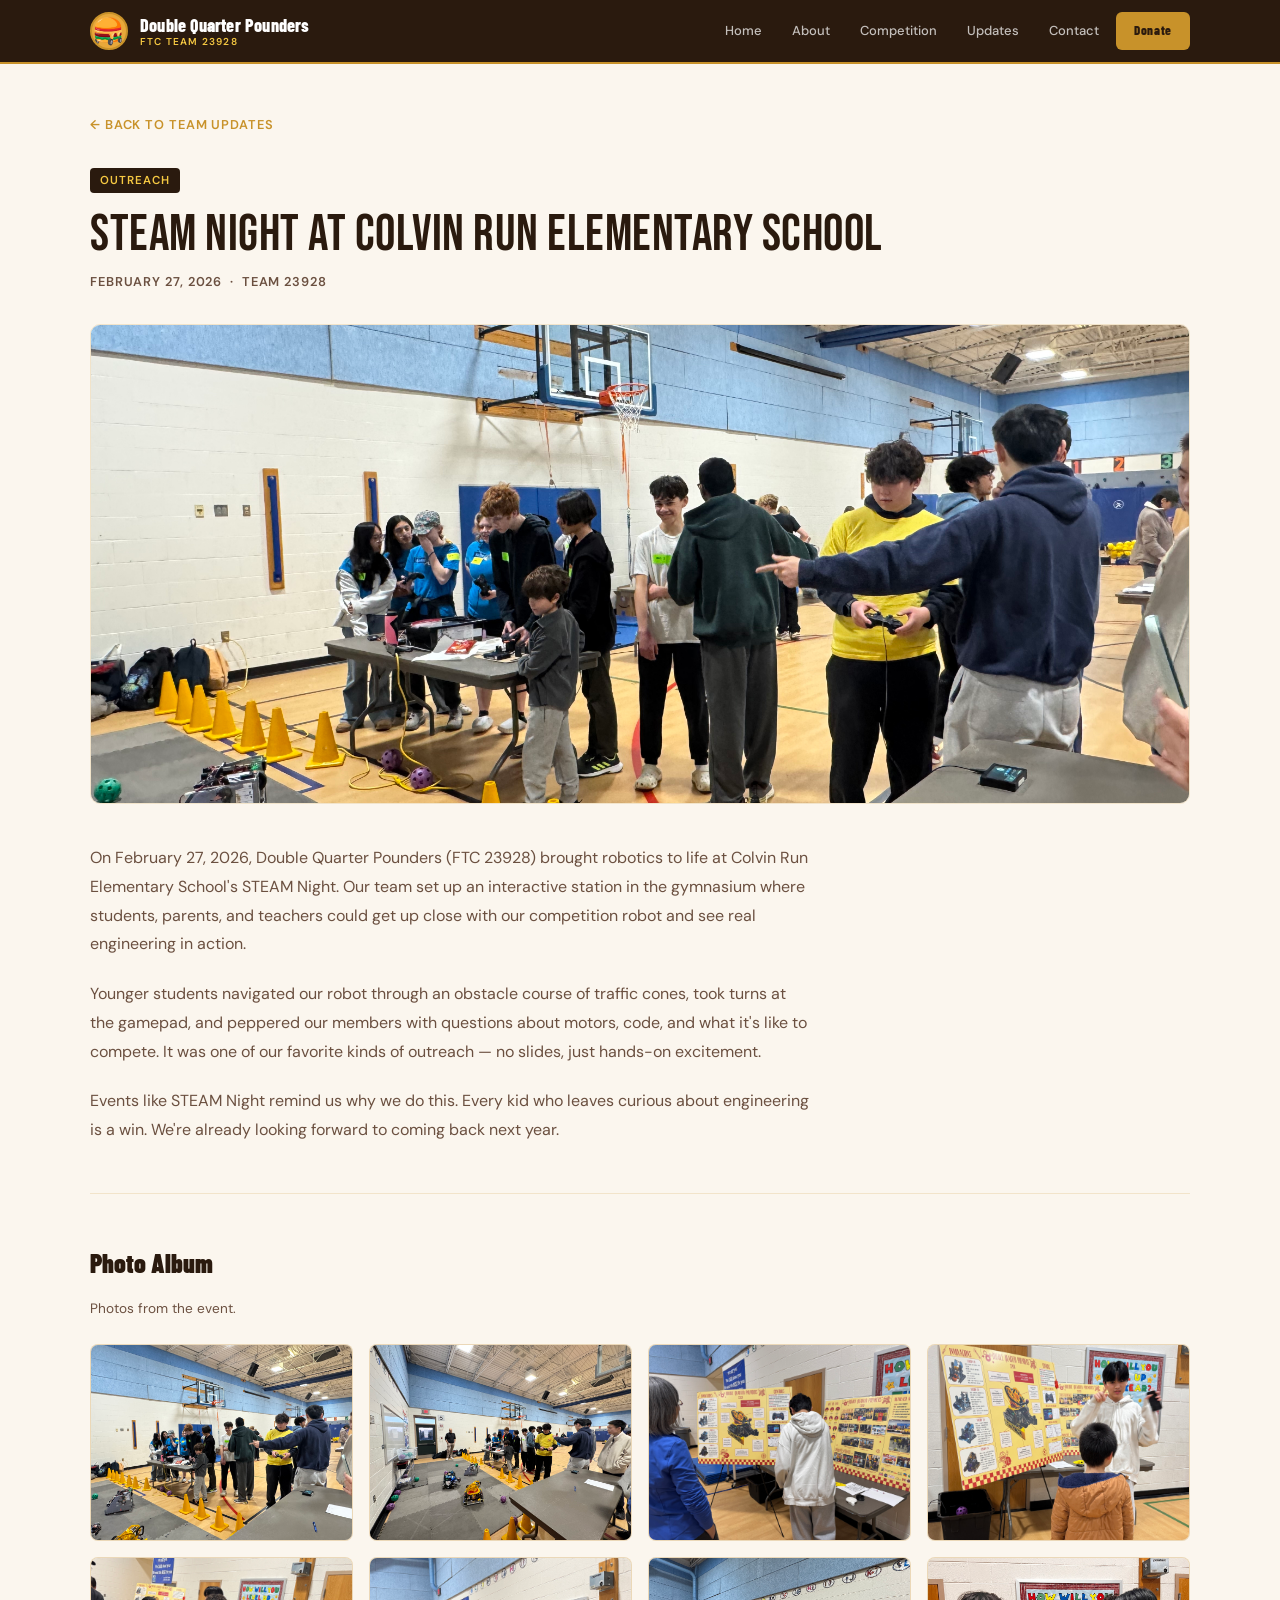
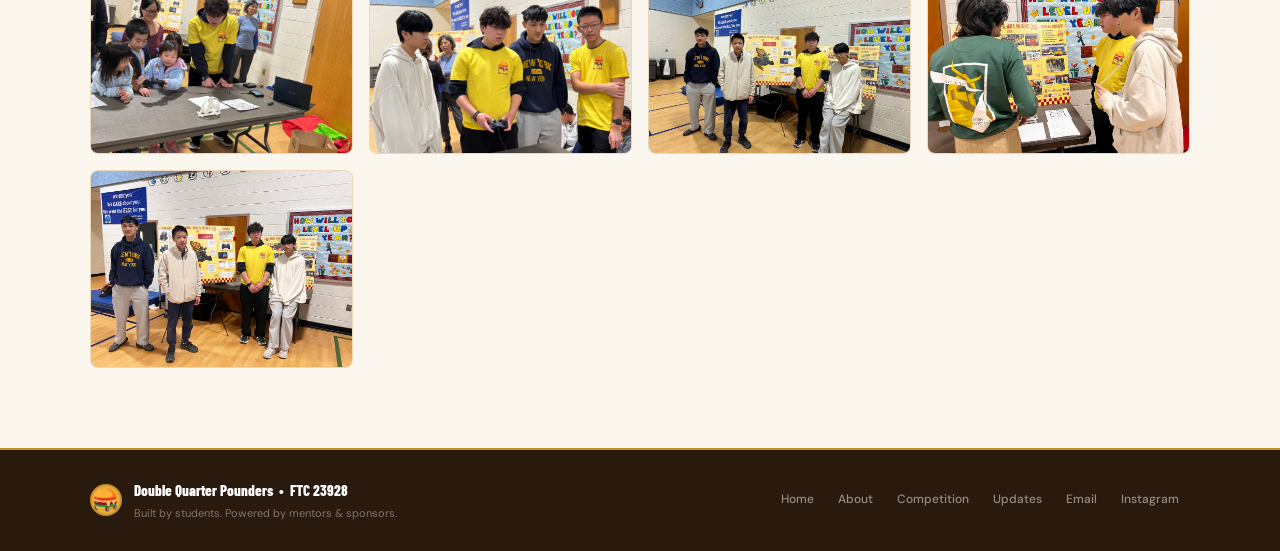
<file: steam-night.html>
<!doctype html>
<html lang="en">
<head>
  <meta charset="utf-8" />
  <meta name="viewport" content="width=device-width, initial-scale=1" />
  <title>STEAM Night at Colvin Run Elementary | Double Quarter Pounders</title>
  <meta name="description" content="FTC 23928 hosts STEAM Night at Colvin Run Elementary School — outreach recap." />

  <link rel="preconnect" href="https://fonts.googleapis.com">
  <link rel="preconnect" href="https://fonts.gstatic.com" crossorigin>
  <link href="https://fonts.googleapis.com/css2?family=Bebas+Neue&family=Barlow+Condensed:wght@600;700;800;900&family=DM+Sans:wght@400;500;600&display=swap" rel="stylesheet">
  <link rel="stylesheet" href="https://cdnjs.cloudflare.com/ajax/libs/font-awesome/6.5.0/css/all.min.css">
  <link rel="stylesheet" href="styles.css" />

  <style>
    /* ── Post page ── */
    .post-page { padding: 3rem 0 5rem; }

    .back-link {
      display: inline-flex;
      align-items: center;
      gap: .4rem;
      font-family: 'DM Sans', sans-serif;
      font-size: .8rem;
      font-weight: 600;
      letter-spacing: .07em;
      text-transform: uppercase;
      color: var(--gold);
      text-decoration: none;
      margin-bottom: 2rem;
      transition: gap .2s, color .15s;
    }
    .back-link:hover { gap: .7rem; color: var(--red); }

    .post-header { margin-bottom: 2rem; }

    .post-tag-label {
      display: inline-block;
      font-family: 'DM Sans', sans-serif;
      font-size: .72rem;
      font-weight: 600;
      letter-spacing: .09em;
      text-transform: uppercase;
      background: var(--beef);
      color: var(--gold-light);
      padding: 3px 10px;
      border-radius: 4px;
      margin-bottom: .9rem;
    }

    .post-header h1 {
      font-family: 'Bebas Neue', 'Barlow Condensed', sans-serif;
      font-size: clamp(2rem, 5vw, 3.2rem);
      font-weight: 400;
      line-height: 1.05;
      color: var(--beef);
      letter-spacing: .5px;
      margin: 0 0 .6rem;
    }

    .post-date {
      font-family: 'DM Sans', sans-serif;
      font-size: .8rem;
      font-weight: 600;
      letter-spacing: .07em;
      text-transform: uppercase;
      color: var(--muted);
    }

    .post-hero-img {
      width: 100%;
      max-height: 480px;
      object-fit: cover;
      border-radius: var(--radius);
      margin-bottom: 2.5rem;
      display: block;
      border: 1px solid var(--border);
    }

    .post-content { max-width: 720px; }
    .post-content p {
      font-family: 'DM Sans', sans-serif;
      font-size: 1rem;
      line-height: 1.8;
      color: var(--muted);
      margin-bottom: 1.3rem;
    }

    .divider {
      border: none;
      border-top: 1px solid var(--border);
      margin: 3rem 0;
    }

    .album-section { margin-top: 2rem; }
    .album-section h2 {
      font-family: 'Barlow Condensed', sans-serif;
      font-size: 1.6rem;
      font-weight: 900;
      color: var(--beef);
      margin-bottom: .3rem;
    }
    .album-sub {
      font-family: 'DM Sans', sans-serif;
      font-size: .85rem;
      color: var(--muted);
      margin-bottom: 1.5rem;
    }

    .photo-grid {
      display: grid;
      grid-template-columns: repeat(auto-fill, minmax(240px, 1fr));
      gap: 1rem;
    }

    .photo-slot {
      aspect-ratio: 4/3;
      border-radius: 8px;
      overflow: hidden;
      background: var(--cream-dark);
      border: 1px solid var(--border);
    }

    .photo-slot img {
      width: 100%;
      height: 100%;
      object-fit: cover;
      display: block;
      transition: transform .3s ease;
    }

    .photo-slot:hover img { transform: scale(1.04); }
  </style>
</head>

<body>

  <!-- HEADER — matches index.html exactly -->
  <header class="site-header">
    <div class="container header-inner">

      <a class="brand" href="index.html" aria-label="Double Quarter Pounders home">
        <div class="logo-ring">
          <img src="assets/logo.png" alt="Double Quarter Pounders logo"
               onerror="this.style.display='none'; this.nextElementSibling.style.display='flex';">
          <span class="logo-ring-text" style="display:none;">DQ</span>
        </div>
        <div class="brand-text">
          <div class="brand-title">Double Quarter Pounders</div>
          <div class="brand-sub">FTC Team 23928</div>
        </div>
      </a>

      <nav class="main-nav" aria-label="Main navigation">
        <a href="index.html">Home</a>
        <a href="index.html#about">About</a>
        <a href="index.html#success">Competition</a>
        <a href="index.html#updates">Updates</a>
        <a href="index.html#contact">Contact</a>
        <a href="index.html#donate" class="donate-btn">Donate</a>
      </nav>

    </div>
  </header>

  <main>
    <section class="post-page">
      <div class="container">

        <a class="back-link" href="index.html#updates">&larr; Back to Team Updates</a>

        <div class="post-header">
          <div class="post-tag-label">Outreach</div>
          <h1>STEAM Night at Colvin Run Elementary School</h1>
          <div class="post-date">February 27, 2026 &nbsp;&middot;&nbsp; Team 23928</div>
        </div>

        <img
          class="post-hero-img"
          src="assets/media/outreach/stream-night/IMG_0948.jpg"
          alt="Students at the robot demonstration, Colvin Run Elementary"
        />

        <div class="post-content">
          <p>
            On February 27, 2026, Double Quarter Pounders (FTC 23928) brought robotics to life at
            Colvin Run Elementary School's STEAM Night. Our team set up an interactive station in the
            gymnasium where students, parents, and teachers could get up close with our competition robot
            and see real engineering in action.
          </p>
          <p>
            Younger students navigated our robot through an obstacle course of traffic cones, took turns
            at the gamepad, and peppered our members with questions about motors, code, and what it's
            like to compete. It was one of our favorite kinds of outreach — no slides, just hands-on
            excitement.
          </p>
          <p>
            Events like STEAM Night remind us why we do this. Every kid who leaves curious about
            engineering is a win. We're already looking forward to coming back next year.
          </p>
        </div>

        <hr class="divider">

        <div class="album-section">
          <h2>Photo Album</h2>
          <p class="album-sub">Photos from the event.</p>
          <div class="photo-grid">
            <div class="photo-slot"><img src="assets/media/outreach/stream-night/IMG_0948.jpg" alt="STEAM Night photo 1"></div>
            <div class="photo-slot"><img src="assets/media/outreach/stream-night/IMG_0949.jpg" alt="STEAM Night photo 2"></div>
            <div class="photo-slot"><img src="assets/media/outreach/stream-night/IMG_0955.jpg" alt="STEAM Night photo 3"></div>
            <div class="photo-slot"><img src="assets/media/outreach/stream-night/IMG_0966.jpg" alt="STEAM Night photo 4"></div>
            <div class="photo-slot"><img src="assets/media/outreach/stream-night/IMG_0979.jpg" alt="STEAM Night photo 5"></div>
            <div class="photo-slot"><img src="assets/media/outreach/stream-night/IMG_1001.jpg" alt="STEAM Night photo 6"></div>
            <div class="photo-slot"><img src="assets/media/outreach/stream-night/IMG_1018.jpg" alt="STEAM Night photo 7"></div>
            <div class="photo-slot"><img src="assets/media/outreach/stream-night/IMG_5929.jpg" alt="STEAM Night photo 8"></div>
            <div class="photo-slot"><img src="assets/media/outreach/stream-night/IMG_5938.jpg" alt="STEAM Night photo 9"></div>
          </div>
        </div>

      </div>
    </section>
  </main>

  <footer class="footer">
    <div class="container footer-inner">
      <div class="footer-brand">
        <div class="footer-logo-ring">
          <img src="assets/logo.png" alt="DQP logo"
               onerror="this.style.display='none'; this.nextElementSibling.style.display='flex';">
          <span class="logo-ring-text" style="display:none;">DQ</span>
        </div>
        <div>
          <div class="footer-title">Double Quarter Pounders &nbsp;&bull;&nbsp; FTC 23928</div>
          <div class="footer-sub">Built by students. Powered by mentors &amp; sponsors.</div>
        </div>
      </div>
      <div class="footer-links">
        <a href="index.html">Home</a>
        <a href="index.html#about">About</a>
        <a href="index.html#success">Competition</a>
        <a href="index.html#updates">Updates</a>
        <a href="mailto:shawn.he@dqp23928.org">Email</a>
        <a href="https://instagram.com/ftcdoublequarterpounders" target="_blank" rel="noopener">Instagram</a>
      </div>
    </div>
  </footer>

</body>
</html>
</file>
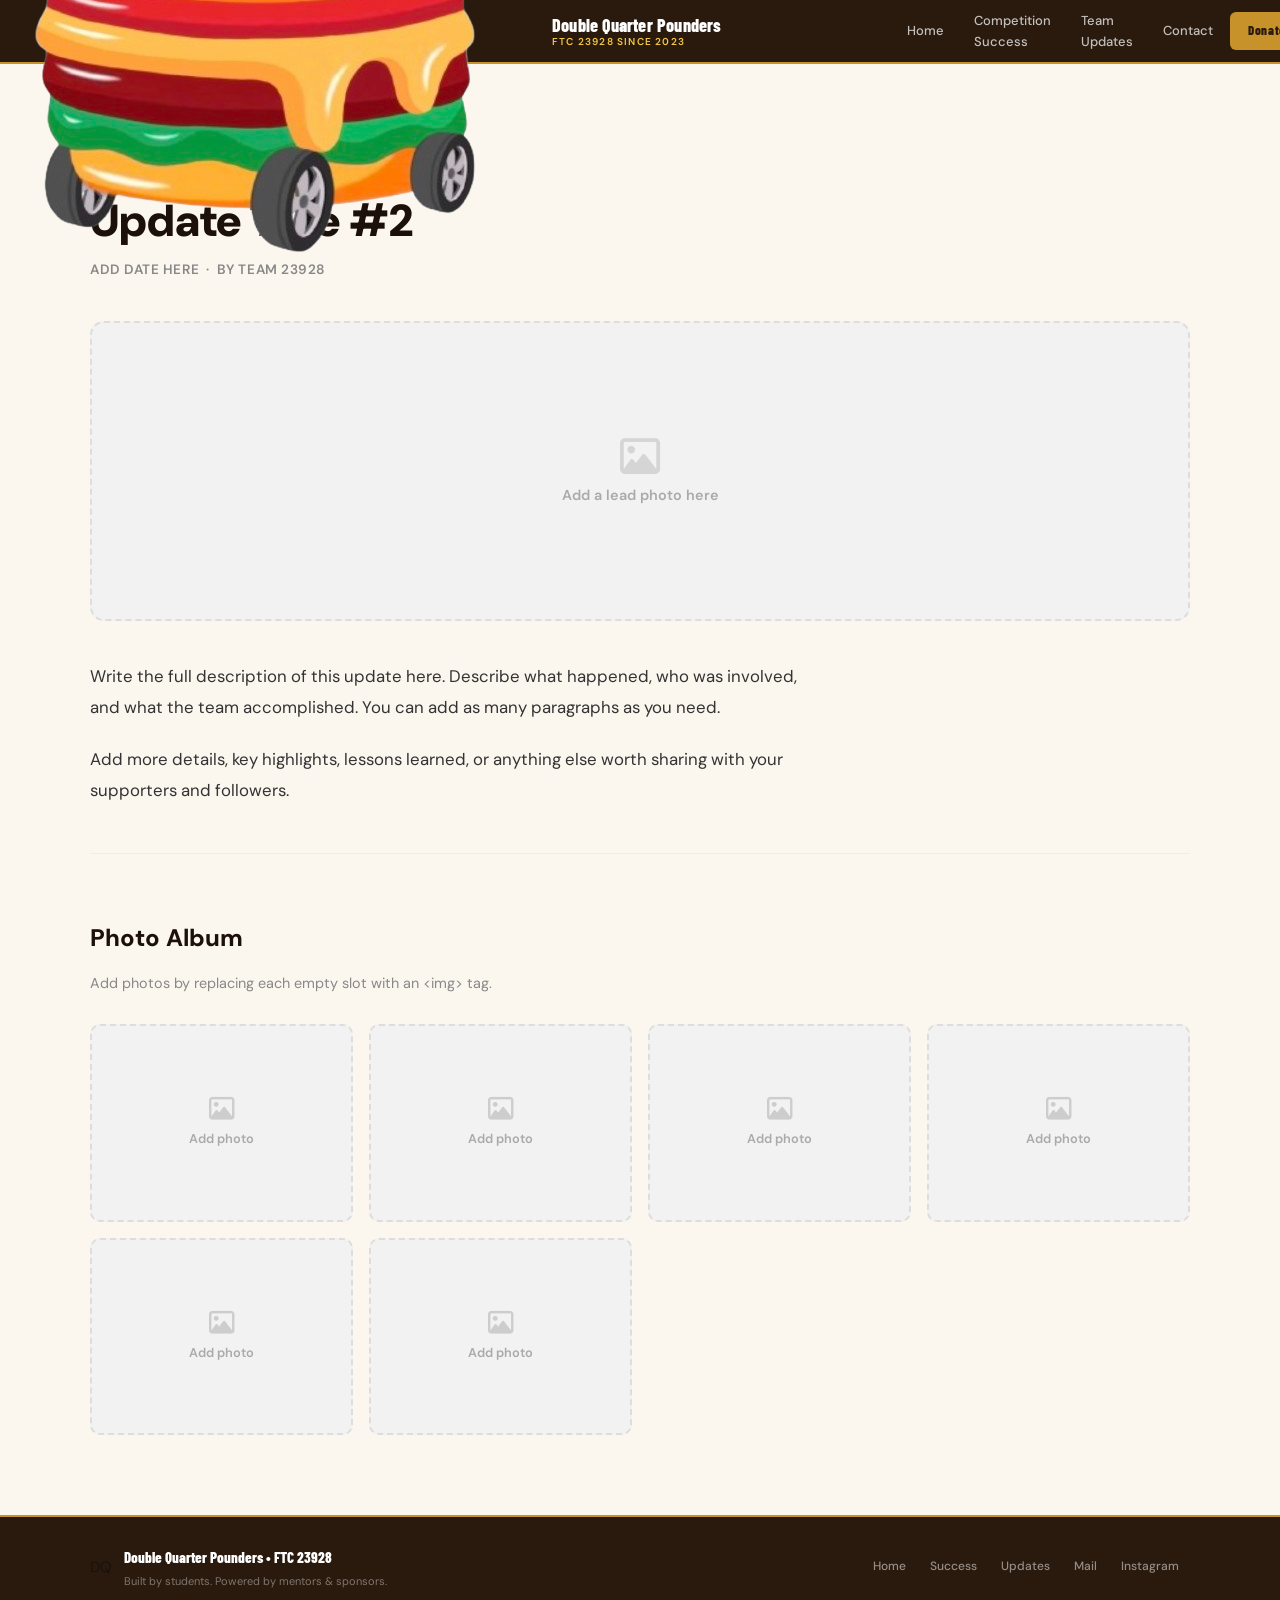
<file: update-2.html>
<!doctype html>
<html lang="en">
<head>
  <meta charset="utf-8" />
  <meta name="viewport" content="width=device-width, initial-scale=1" />
  <title>Update Title #2 | Double Quarter Pounders</title>
  <meta name="description" content="FTC 23928 team update." />

  <link rel="preconnect" href="https://fonts.googleapis.com">
  <link rel="preconnect" href="https://fonts.gstatic.com" crossorigin>
  <link href="https://fonts.googleapis.com/css2?family=Manrope:wght@400;600;700;800;900&display=swap" rel="stylesheet">

  <link rel="stylesheet" href="styles.css" />
  <link rel="stylesheet" href="https://cdnjs.cloudflare.com/ajax/libs/font-awesome/6.5.0/css/all.min.css">

  <style>
    .post-page { padding: 3rem 0 5rem; }

    .back-link {
      display: inline-flex;
      align-items: center;
      gap: .4rem;
      font-size: .85rem;
      font-weight: 700;
      letter-spacing: .06em;
      text-transform: uppercase;
      color: var(--accent, #e8272b);
      text-decoration: none;
      margin-bottom: 2.2rem;
      transition: gap .2s;
    }
    .back-link:hover { gap: .7rem; }

    .post-header { margin-bottom: 2.5rem; }
    .post-header .tag { margin-bottom: .8rem; }
    .post-header h1 {
      font-size: clamp(1.8rem, 4vw, 2.8rem);
      font-weight: 900;
      line-height: 1.15;
      margin: 0 0 .7rem;
    }
    .post-header .post-meta {
      font-size: .85rem;
      color: #888;
      font-weight: 600;
      letter-spacing: .04em;
    }

    .post-hero-placeholder {
      width: 100%;
      height: 300px;
      border-radius: 14px;
      background: #f2f2f2;
      border: 2px dashed #ddd;
      display: flex;
      flex-direction: column;
      align-items: center;
      justify-content: center;
      gap: .5rem;
      color: #aaa;
      font-size: .9rem;
      font-weight: 600;
      margin-bottom: 2.5rem;
    }
    .post-hero-placeholder i { font-size: 2.5rem; opacity: .4; }

    .post-content { max-width: 720px; }
    .post-content p {
      font-size: 1.05rem;
      line-height: 1.8;
      color: #333;
      margin-bottom: 1.4rem;
    }

    .album-section { margin-top: 4rem; }
    .album-section h2 { font-size: 1.5rem; font-weight: 800; margin-bottom: .4rem; }
    .album-section .album-sub { font-size: .9rem; color: #888; margin-bottom: 1.8rem; }

    .photo-grid {
      display: grid;
      grid-template-columns: repeat(auto-fill, minmax(240px, 1fr));
      gap: 1rem;
    }

    .photo-slot {
      aspect-ratio: 4/3;
      border-radius: 10px;
      overflow: hidden;
      background: #f2f2f2;
      border: 2px dashed #ddd;
      display: flex;
      flex-direction: column;
      align-items: center;
      justify-content: center;
      gap: .4rem;
      color: #aaa;
      font-size: .8rem;
      font-weight: 600;
      transition: border-color .2s;
    }
    .photo-slot:hover { border-color: #bbb; }
    .photo-slot i { font-size: 1.6rem; opacity: .5; }
    .photo-slot img { width: 100%; height: 100%; object-fit: cover; display: block; }

    .divider { border: none; border-top: 1px solid #eee; margin: 3rem 0; }
  </style>
</head>

<body>
  <header class="site-header">
    <div class="container top-brand-row">
      <div class="brand">
        <img src="assets/logo.png" class="team-logo" alt="Double Quarter Pounders logo">
        <div class="brand-text">
          <div class="brand-title">Double Quarter Pounders</div>
          <div class="brand-sub">FTC 23928 since 2023</div>
        </div>
      </div>
    </div>
    <div class="menu-bar">
      <div class="container menu-inner">
        <nav class="main-nav" aria-label="Main navigation">
          <a href="index.html">Home</a>
          <a href="index.html#success">Competition Success</a>
          <a href="index.html#updates">Team Updates</a>
          <a href="index.html#contact">Contact</a>
          <a href="index.html#donate" class="donate-btn">Donate</a>
        </nav>
      </div>
    </div>
  </header>

  <main>
    <section class="post-page">
      <div class="container">

        <a class="back-link" href="index.html#updates">← Back to Team Updates</a>

        <div class="post-header">
          <!-- Change "tag gold" to "tag green", "tag cheese", etc. to match the topic -->
          <span class="tag gold">Update</span>
          <!-- ✏️ EDIT: Replace the title below -->
          <h1>Update Title #2</h1>
          <!-- ✏️ EDIT: Replace the date and author -->
          <div class="post-meta">Add date here &nbsp;·&nbsp; by Team 23928</div>
        </div>

        <!-- ✏️ EDIT: Replace this placeholder with an <img> tag once you have a lead photo.
             Example:
             <img class="post-hero-img" src="YOUR_IMAGE_PATH.jpg" alt="Description" style="width:100%;max-height:480px;object-fit:cover;border-radius:14px;margin-bottom:2.5rem;display:block;" />
        -->
        <div class="post-hero-placeholder">
          <i class="fa-regular fa-image"></i>
          <span>Add a lead photo here</span>
        </div>

        <!-- ✏️ EDIT: Write your update description below -->
        <div class="post-content">
          <p>
            Write the full description of this update here. Describe what happened, who was involved, and what the team accomplished. You can add as many paragraphs as you need.
          </p>
          <p>
            Add more details, key highlights, lessons learned, or anything else worth sharing with your supporters and followers.
          </p>
          <!-- Add more <p> tags as needed -->
        </div>

        <hr class="divider">

        <!-- ── PHOTO ALBUM ── -->
        <div class="album-section">
          <h2>Photo Album</h2>
          <p class="album-sub">Add photos by replacing each empty slot with an &lt;img&gt; tag.</p>

          <div class="photo-grid">

            <!-- To add a photo, replace the contents of a photo-slot div with:
                 <img src="PATH_TO_YOUR_IMAGE.jpg" alt="Photo description" />
            -->
            <div class="photo-slot">
              <i class="fa-regular fa-image"></i>
              <span>Add photo</span>
            </div>
            <div class="photo-slot">
              <i class="fa-regular fa-image"></i>
              <span>Add photo</span>
            </div>
            <div class="photo-slot">
              <i class="fa-regular fa-image"></i>
              <span>Add photo</span>
            </div>
            <div class="photo-slot">
              <i class="fa-regular fa-image"></i>
              <span>Add photo</span>
            </div>
            <div class="photo-slot">
              <i class="fa-regular fa-image"></i>
              <span>Add photo</span>
            </div>
            <div class="photo-slot">
              <i class="fa-regular fa-image"></i>
              <span>Add photo</span>
            </div>

          </div>
        </div>

      </div>
    </section>
  </main>

  <footer class="footer">
    <div class="container footer-inner">
      <div class="footer-brand">
        <span class="logo small">DQ</span>
        <div>
          <div class="footer-title">Double Quarter Pounders • FTC 23928</div>
          <div class="footer-sub">Built by students. Powered by mentors &amp; sponsors.</div>
        </div>
      </div>
      <div class="footer-links">
        <a href="index.html">Home</a>
        <a href="index.html#success">Success</a>
        <a href="index.html#updates">Updates</a>
        <a href="mailto:team23928@example.com">Mail</a>
        <a href="#" target="_blank" rel="noopener">Instagram</a>
      </div>
    </div>
  </footer>
</body>
</html>
</file>
<file: styles.css>
/* ============================================================
   Double Quarter Pounders — FTC 23928
   Design System · styles.css
   ============================================================ */

/* ── Google Fonts ── */
@import url('https://fonts.googleapis.com/css2?family=Bebas+Neue&family=Barlow+Condensed:wght@600;700;800;900&family=DM+Sans:wght@400;500;600&display=swap');

/* ── Design Tokens ── */
:root {
  /* Palette — every color maps to the team name */
  --beef:        #2A1A0E; /* Deep brown — header, footer, dark surfaces */
  --beef-mid:    #3D2410; /* Mid brown — hover states on dark bg          */
  --gold:        #C8922A; /* Bun gold — primary accent, CTAs              */
  --gold-light:  #F5C842; /* Cheese yellow — hero headline, active states */
  --gold-muted:  #E8A83A; /* Warm mid-gold — logo ring fill               */
  --red:         #B83B2A; /* Ketchup red — secondary accent, Alliance card */
  --red-light:   #D44A35; /* Red hover                                    */
  --green-acc:   #2E6B3E; /* Pickle green — Think Award card              */
  --cream:       #FBF6EE; /* Sesame bun — page background                 */
  --cream-dark:  #F2E8D8; /* Toasted bun — card hover, subtle surfaces    */
  --text:        #1C110A; /* Near-black on cream                          */
  --muted:       #6B5040; /* Warm gray-brown for secondary text           */
  --border:      rgba(200,146,42,0.18); /* Gold-tinted border             */
  --border-dark: rgba(200,146,42,0.30); /* Stronger border on hover       */

  /* Layout */
  --max:    1100px;
  --radius: 10px;

  /* Shadows */
  --shadow-sm: 0 2px 8px rgba(42,26,14,0.08);
  --shadow-md: 0 4px 20px rgba(42,26,14,0.12);
}

/* ── Reset ── */
*, *::before, *::after { box-sizing: border-box; }
html, body { height: 100%; }
body {
  margin: 0;
  font-family: 'DM Sans', system-ui, sans-serif;
  font-size: 15px;
  line-height: 1.65;
  color: var(--text);
  background: var(--cream);
}
a { color: inherit; text-decoration: none; }
img { display: block; max-width: 100%; }
.no-scroll { overflow: hidden; }

/* ── Container ── */
.container {
  width: min(var(--max), calc(100% - 48px));
  margin: 0 auto;
}


/* ════════════════════════════════════════
   HEADER
════════════════════════════════════════ */
.site-header {
  position: sticky;
  top: 0;
  z-index: 200;
  background: var(--beef);
  border-bottom: 2px solid var(--gold);
  height: 64px;
  display: flex;
  align-items: center;
}

.header-inner {
  display: flex;
  align-items: center;
  justify-content: space-between;
  height: 100%;
}

/* Brand */
.brand {
  display: flex;
  align-items: center;
  gap: 12px;
  text-decoration: none;
}

.logo-ring {
  width: 38px;
  height: 38px;
  border-radius: 50%;
  border: 2px solid var(--gold);
  background: var(--gold-muted);
  display: flex;
  align-items: center;
  justify-content: center;
  overflow: hidden;
  flex-shrink: 0;
}

.logo-ring img {
  width: 100%;
  height: 100%;
  object-fit: contain;
}

/* Fallback text if no logo img */
.logo-ring-text {
  font-family: 'Barlow Condensed', sans-serif;
  font-size: 14px;
  font-weight: 900;
  color: var(--beef);
  line-height: 1;
}

.brand-text { display: flex; flex-direction: column; line-height: 1.15; }

.brand-title {
  font-family: 'Barlow Condensed', sans-serif;
  font-size: 18px;
  font-weight: 800;
  color: #fff;
  letter-spacing: 0.2px;
}

.brand-sub {
  font-size: 10px;
  font-weight: 600;
  letter-spacing: 0.12em;
  text-transform: uppercase;
  color: var(--gold-light);
}

/* Desktop nav */
.main-nav {
  display: flex;
  align-items: center;
  gap: 4px;
}

.main-nav a {
  font-size: 13px;
  font-weight: 500;
  color: rgba(255,255,255,0.72);
  padding: 7px 13px;
  border-radius: 6px;
  transition: color 0.15s, background 0.15s;
}

.main-nav a:hover {
  color: var(--gold-light);
  background: rgba(255,255,255,0.06);
}

.main-nav a.active {
  color: var(--gold-light);
}

.donate-btn {
  background: var(--gold) !important;
  color: var(--beef) !important;
  font-family: 'Barlow Condensed', sans-serif !important;
  font-size: 13px !important;
  font-weight: 800 !important;
  letter-spacing: 0.05em;
  padding: 8px 18px !important;
  border-radius: 6px !important;
  transition: background 0.15s !important;
}

.donate-btn:hover {
  background: var(--gold-light) !important;
  color: var(--beef) !important;
}

/* Hamburger button (mobile) */
.menu-btn {
  display: none;
  align-items: center;
  gap: 8px;
  background: rgba(255,255,255,0.08);
  border: 1px solid rgba(255,255,255,0.18);
  border-radius: 7px;
  padding: 8px 13px;
  color: #fff;
  font-family: 'Barlow Condensed', sans-serif;
  font-size: 13px;
  font-weight: 700;
  cursor: pointer;
  letter-spacing: 0.05em;
}

.menu-icon {
  width: 18px;
  height: 2px;
  background: #fff;
  position: relative;
  display: inline-block;
}

.menu-icon::before,
.menu-icon::after {
  content: '';
  position: absolute;
  left: 0;
  width: 18px;
  height: 2px;
  background: #fff;
}

.menu-icon::before { top: -6px; }
.menu-icon::after  { top:  6px; }


/* ════════════════════════════════════════
   MOBILE OVERLAY MENU
════════════════════════════════════════ */
.overlay {
  position: fixed;
  inset: 0;
  display: none;
  z-index: 300;
}

.overlay.open { display: block; }

.overlay-backdrop {
  position: absolute;
  inset: 0;
  background: rgba(26,16,8,0.72);
}

.overlay-panel {
  position: absolute;
  top: 12px;
  right: 12px;
  left: 12px;
  max-width: 420px;
  margin-left: auto;
  background: #1C110A;
  border: 1px solid var(--gold);
  border-radius: 14px;
  overflow: hidden;
  box-shadow: 0 20px 60px rgba(0,0,0,0.5);
  z-index: 1;
}

.overlay-top {
  display: flex;
  align-items: center;
  justify-content: space-between;
  padding: 16px 16px;
  border-bottom: 1px solid rgba(200,146,42,0.25);
}

.overlay-brand {
  display: flex;
  align-items: center;
  gap: 12px;
}

.close-btn {
  background: rgba(255,255,255,0.08);
  border: 1px solid rgba(255,255,255,0.18);
  border-radius: 7px;
  padding: 8px 14px;
  color: rgba(255,255,255,0.85);
  font-family: 'Barlow Condensed', sans-serif;
  font-size: 13px;
  font-weight: 700;
  cursor: pointer;
  letter-spacing: 0.05em;
}

.overlay-nav {
  display: flex;
  flex-direction: column;
  padding: 10px 10px 4px;
}

.overlay-nav a {
  padding: 13px 14px;
  border-radius: 8px;
  font-family: 'Barlow Condensed', sans-serif;
  font-size: 18px;
  font-weight: 700;
  color: rgba(255,255,255,0.85);
  letter-spacing: 0.02em;
  transition: background 0.15s, color 0.15s;
}

.overlay-nav a:hover {
  background: rgba(255,255,255,0.07);
  color: var(--gold-light);
}

.nav-cta {
  margin-top: 8px;
  background: var(--gold) !important;
  color: var(--beef) !important;
  text-align: center;
}

.nav-cta:hover {
  background: var(--gold-light) !important;
  color: var(--beef) !important;
}

.overlay-bottom {
  display: flex;
  gap: 10px;
  padding: 14px 16px;
  border-top: 1px solid rgba(200,146,42,0.20);
}

.overlay-social {
  font-family: 'Barlow Condensed', sans-serif;
  font-size: 14px;
  font-weight: 700;
  color: rgba(255,255,255,0.55);
  padding: 8px 12px;
  border-radius: 7px;
  letter-spacing: 0.05em;
  transition: color 0.15s, background 0.15s;
}

.overlay-social:hover {
  color: var(--gold-light);
  background: rgba(255,255,255,0.06);
}


/* ════════════════════════════════════════
   HERO — dark geometric background
════════════════════════════════════════ */
.hero {
  position: relative;
  background: var(--beef);
  min-height: 340px;
  display: flex;
  align-items: center;
  overflow: hidden;
}

/* Removed: .hero-bg-img and .hero-overlay — no photo behind text */

/* SVG graphic container fills hero exactly */
.hero-graphic {
  position: absolute;
  inset: 0;
  z-index: 0;
}

/* Thin gold rule across the very top */
.hero::before {
  content: '';
  position: absolute;
  top: 0; left: 0; right: 0;
  height: 3px;
  background: linear-gradient(to right, var(--gold), var(--gold-light), var(--gold));
  z-index: 3;
}

/* Left edge gold accent bar */
.hero-accent-bar {
  position: absolute;
  left: 0; top: 0; bottom: 0;
  width: 4px;
  background: linear-gradient(to bottom, var(--gold-light), var(--gold), transparent);
  z-index: 2;
}

.hero-content {
  position: relative;
  z-index: 2;
  padding: 48px 0;
  max-width: 640px;
}

.hero-eyebrow {
  display: inline-flex;
  align-items: center;
  gap: 8px;
  font-family: 'Barlow Condensed', sans-serif;
  font-size: 11px;
  font-weight: 700;
  letter-spacing: 0.15em;
  text-transform: uppercase;
  color: var(--gold-light);
  margin-bottom: 16px;
}

.eyebrow-dot {
  width: 5px;
  height: 5px;
  border-radius: 50%;
  background: var(--gold);
  flex-shrink: 0;
}

.hero h1 {
  font-family: 'Bebas Neue', 'Barlow Condensed', sans-serif;
  font-size: clamp(52px, 7vw, 82px);
  font-weight: 400; /* Bebas Neue is all-caps, weight 400 is correct */
  line-height: 0.95;
  color: #fff;
  letter-spacing: 1px;
  margin: 0 0 16px 0;
}

.hero h1 em {
  font-style: normal;
  color: var(--gold-light);
}

.hero-lead {
  font-size: 15px;
  font-weight: 400;
  color: rgba(255,255,255,0.68);
  line-height: 1.65;
  max-width: 460px;
  margin: 0 0 22px 0;
}

.hero-actions {
  display: flex;
  gap: 12px;
  flex-wrap: wrap;
}


/* ════════════════════════════════════════
   ABOUT — inline team photo + copy
════════════════════════════════════════ */
.about-inner {
  display: grid;
  grid-template-columns: 1fr 1fr;
  gap: 40px;
  align-items: start;
}

.about-photo-wrap {
  position: relative;
}

.about-photo {
  width: 100%;
  border-radius: var(--radius);
  display: block;
  object-fit: cover;
  max-height: 420px;
  border: 2px solid var(--border-dark);
  box-shadow: var(--shadow-md);
}

.about-photo-caption {
  margin-top: 10px;
  font-family: 'Barlow Condensed', sans-serif;
  font-size: 11px;
  font-weight: 700;
  letter-spacing: 0.12em;
  text-transform: uppercase;
  color: var(--muted);
  text-align: center;
}

.about-copy p {
  font-size: 15px;
  font-weight: 400;
  color: var(--muted);
  line-height: 1.75;
  margin: 0 0 16px 0;
}


/* ════════════════════════════════════════
   BUTTONS
════════════════════════════════════════ */
.btn {
  display: inline-flex;
  align-items: center;
  justify-content: center;
  gap: 8px;
  font-family: 'Barlow Condensed', sans-serif;
  font-size: 14px;
  font-weight: 800;
  letter-spacing: 0.06em;
  text-transform: uppercase;
  padding: 11px 24px;
  border-radius: 7px;
  border: none;
  cursor: pointer;
  transition: background 0.15s, color 0.15s, border-color 0.15s;
  text-decoration: none;
}

.btn.primary {
  background: var(--gold);
  color: var(--beef);
}

.btn.primary:hover { background: var(--gold-light); }

.btn.ghost {
  background: transparent;
  color: rgba(255,255,255,0.78);
  border: 1px solid rgba(255,255,255,0.25);
}

.btn.ghost:hover {
  border-color: rgba(255,255,255,0.55);
  color: #fff;
}

/* Ghost on light background */
.btn.ghost-dark {
  background: transparent;
  color: var(--beef);
  border: 1px solid rgba(42,26,14,0.30);
}

.btn.ghost-dark:hover {
  background: var(--cream-dark);
  border-color: var(--gold);
}


/* ════════════════════════════════════════
   SECTION CHROME
════════════════════════════════════════ */
.section {
  padding: 72px 0;
}

.section-divider {
  width: 100%;
  height: 1px;
  background: var(--border);
}

.section-label {
  font-family: 'DM Sans', sans-serif;
  font-size: 11px;
  font-weight: 600;
  letter-spacing: 0.07em;
  text-transform: uppercase;
  color: var(--gold);
  margin-bottom: 6px;
}

.section-head {
  margin-bottom: 36px;
}

.section-head h2 {
  font-family: 'Barlow Condensed', sans-serif;
  font-size: 34px;
  font-weight: 900;
  color: var(--beef);
  letter-spacing: -0.3px;
  margin: 0;
  line-height: 1.1;
}

.section-head p {
  font-size: 14px;
  font-weight: 400;
  color: var(--muted);
  margin: 6px 0 0 0;
}


/* ════════════════════════════════════════
   VIDEO
════════════════════════════════════════ */
.video-card {
  background: #fff;
  border: 1px solid var(--border);
  border-radius: var(--radius);
  overflow: hidden;
  box-shadow: var(--shadow-sm);
}

.video-ratio {
  position: relative;
  padding-bottom: 56.25%;
  height: 0;
  overflow: hidden;
}

.video-ratio iframe {
  position: absolute;
  top: 0; left: 0;
  width: 100%;
  height: 100%;
  border: none;
}


/* ════════════════════════════════════════
   COMPETITION AWARD CARDS
════════════════════════════════════════ */
.cards {
  display: grid;
  grid-template-columns: repeat(3, minmax(0,1fr));
  gap: 16px;
}

.card {
  background: #fff;
  border: 1px solid var(--border);
  border-top: 3px solid var(--gold);
  border-radius: var(--radius);
  padding: 24px 20px;
  transition: box-shadow 0.2s, transform 0.2s;
}

.card:hover {
  box-shadow: var(--shadow-md);
  transform: translateY(-2px);
}

.card.red-top   { border-top-color: var(--red); }
.card.green-top { border-top-color: var(--green-acc); }

.award-year {
  font-family: 'DM Sans', sans-serif;
  font-size: 11px;
  font-weight: 600;
  letter-spacing: 0.06em;
  text-transform: uppercase;
  color: var(--muted);
  margin-bottom: 8px;
}

.award-name {
  font-family: 'Barlow Condensed', sans-serif;
  font-size: 20px;
  font-weight: 900;
  color: var(--gold);
  margin-bottom: 4px;
  line-height: 1.1;
}

.card.red-top   .award-name { color: var(--red); }
.card.green-top .award-name { color: var(--green-acc); }

.card h3 {
  font-family: 'DM Sans', sans-serif;
  font-size: 14px;
  font-weight: 600;
  color: var(--text);
  margin: 0 0 8px 0;
  letter-spacing: 0;
}

.card p {
  font-size: 13px;
  font-weight: 400;
  color: var(--muted);
  margin: 0;
  line-height: 1.55;
}


/* ════════════════════════════════════════
   TEAM UPDATES / POSTS
════════════════════════════════════════ */
.posts {
  display: grid;
  gap: 16px;
}

.post {
  display: grid;
  grid-template-columns: clamp(160px, 22%, 240px) 1fr;
  background: #fff;
  border: 1px solid var(--border);
  border-radius: var(--radius);
  overflow: hidden;
  transition: box-shadow 0.2s, transform 0.2s;
  text-decoration: none;
  color: inherit;
}

.post:hover {
  box-shadow: var(--shadow-md);
  transform: translateY(-2px);
}

.post-img {
  position: relative;
  overflow: hidden;
  background: var(--cream-dark);
  min-height: 160px;
}

.post-img img {
  width: 100%;
  height: 100%;
  object-fit: cover;
  display: block;
  transition: transform 0.35s ease;
}

.post:hover .post-img img { transform: scale(1.04); }

.post-tag {
  position: absolute;
  top: 10px;
  left: 10px;
  font-family: 'Barlow Condensed', sans-serif;
  font-size: 10px;
  font-weight: 700;
  letter-spacing: 0.1em;
  text-transform: uppercase;
  background: var(--beef);
  color: var(--gold-light);
  padding: 3px 9px;
  border-radius: 4px;
  z-index: 2;
}

.post-body {
  padding: 22px 24px;
  display: flex;
  flex-direction: column;
  justify-content: center;
}

.post-meta {
  font-family: 'DM Sans', sans-serif;
  font-size: 11px;
  font-weight: 600;
  letter-spacing: 0.06em;
  text-transform: uppercase;
  color: var(--muted);
  margin-bottom: 7px;
}

.post h3 {
  font-family: 'Barlow Condensed', sans-serif;
  font-size: 22px;
  font-weight: 800;
  color: var(--text);
  margin: 0 0 8px 0;
  line-height: 1.15;
  letter-spacing: -0.2px;
}

.post h3 a { color: inherit; text-decoration: none; }
.post h3 a:hover { color: var(--gold); }

.post p {
  font-size: 13px;
  font-weight: 400;
  color: var(--muted);
  margin: 0 0 14px 0;
  line-height: 1.6;
}

.readmore {
  font-family: 'Barlow Condensed', sans-serif;
  font-size: 13px;
  font-weight: 700;
  letter-spacing: 0.08em;
  text-transform: uppercase;
  color: var(--gold);
  text-decoration: none;
  transition: color 0.15s;
}

.readmore:hover { color: var(--red); }

.pager { margin-top: 20px; }


/* ════════════════════════════════════════
   CONNECT / SOCIAL SECTION
════════════════════════════════════════ */
.connect-section {
  background: var(--beef);
  border-top: 1px solid rgba(200,146,42,0.25);
  border-bottom: 1px solid rgba(200,146,42,0.25);
  padding: 72px 0;
  text-align: center;
}

.connect-section h2 {
  font-family: 'Barlow Condensed', sans-serif;
  font-size: 34px;
  font-weight: 900;
  color: #fff;
  letter-spacing: -0.3px;
  margin: 0 0 10px 0;
}

.connect-text {
  font-size: 15px;
  color: rgba(255,255,255,0.60);
  max-width: 480px;
  margin: 0 auto 36px;
  line-height: 1.65;
}

.social-links {
  display: flex;
  justify-content: center;
  gap: 12px;
  flex-wrap: wrap;
}

.social-links a {
  display: inline-flex;
  align-items: center;
  gap: 9px;
  font-family: 'Barlow Condensed', sans-serif;
  font-size: 14px;
  font-weight: 700;
  letter-spacing: 0.06em;
  text-transform: uppercase;
  padding: 11px 22px;
  border-radius: 7px;
  background: rgba(255,255,255,0.08);
  border: 1px solid rgba(200,146,42,0.30);
  color: rgba(255,255,255,0.80);
  transition: background 0.15s, color 0.15s, border-color 0.15s;
}

.social-links a:hover {
  background: var(--gold);
  border-color: var(--gold);
  color: var(--beef);
}

.social-links i { font-size: 16px; }


/* ════════════════════════════════════════
   DONATE SECTION
════════════════════════════════════════ */
.donate-card {
  background: #fff;
  border: 1px solid var(--border);
  border-left: 4px solid var(--gold);
  border-radius: var(--radius);
  padding: 36px 32px;
  display: flex;
  align-items: center;
  justify-content: space-between;
  gap: 32px;
}

.donate-card h2 {
  font-family: 'Barlow Condensed', sans-serif;
  font-size: 28px;
  font-weight: 900;
  color: var(--beef);
  margin: 0 0 10px 0;
  letter-spacing: -0.2px;
}

.donate-card p {
  font-size: 14px;
  font-weight: 400;
  color: var(--muted);
  margin: 0;
  line-height: 1.65;
  max-width: 56ch;
}

.donate-actions {
  display: flex;
  gap: 10px;
  flex-wrap: wrap;
  flex-shrink: 0;
}


/* ════════════════════════════════════════
   FOOTER
════════════════════════════════════════ */
.footer {
  background: var(--beef);
  border-top: 2px solid var(--gold);
  padding: 28px 0;
}

.footer-inner {
  display: flex;
  align-items: center;
  justify-content: space-between;
  gap: 20px;
  flex-wrap: wrap;
}

.footer-brand {
  display: flex;
  align-items: center;
  gap: 12px;
}

.footer-logo-ring {
  width: 32px;
  height: 32px;
  border-radius: 50%;
  border: 2px solid var(--gold);
  background: var(--gold-muted);
  display: flex;
  align-items: center;
  justify-content: center;
  overflow: hidden;
  flex-shrink: 0;
}

.footer-logo-ring img {
  width: 100%;
  height: 100%;
  object-fit: contain;
}

.footer-title {
  font-family: 'Barlow Condensed', sans-serif;
  font-size: 15px;
  font-weight: 800;
  color: #fff;
}

.footer-sub {
  font-size: 11px;
  font-weight: 400;
  color: rgba(255,255,255,0.40);
  margin-top: 2px;
}

.footer-links {
  display: flex;
  gap: 2px;
  flex-wrap: wrap;
}

.footer-links a {
  font-size: 12px;
  font-weight: 500;
  color: rgba(255,255,255,0.50);
  padding: 6px 11px;
  border-radius: 6px;
  transition: color 0.15s, background 0.15s;
}

.footer-links a:hover {
  color: var(--gold-light);
  background: rgba(255,255,255,0.06);
}


/* ════════════════════════════════════════
   RESPONSIVE
════════════════════════════════════════ */
@media (max-width: 860px) {
  .main-nav { display: none; }
  .menu-btn { display: inline-flex; }

  .hero { min-height: 280px; }
  .hero h1 { font-size: 42px; }
  .hero-content { padding: 40px 0; }

  .about-inner { grid-template-columns: 1fr; gap: 24px; }

  .cards { grid-template-columns: 1fr; }

  .post { grid-template-columns: 1fr; }
  .post-img { min-height: 200px; }
  .post-body { padding: 18px 18px; }

  .donate-card { flex-direction: column; align-items: flex-start; }

  .footer-inner { flex-direction: column; align-items: flex-start; }
}

@media (max-width: 560px) {
  .container { width: calc(100% - 32px); }
  .section { padding: 52px 0; }
  .hero-content { padding: 48px 0 48px; }
  .hero h1 { font-size: 34px; }
  .connect-section { padding: 52px 0; }
  .donate-card { padding: 24px 20px; }
}


/* ════════════════════════════════════════
   SLIDESHOW
   Used inside .post-img on the Team Updates
   feed. Each .slideshow is self-contained.
════════════════════════════════════════ */
.slideshow {
  position: relative;
  width: 100%;
  height: 100%;
  min-height: 160px;
  overflow: hidden;
  background: var(--beef);
}

/* Individual slides — stacked, only .active is visible */
.slide {
  position: absolute;
  inset: 0;
  opacity: 0;
  transition: opacity 0.5s ease;
  pointer-events: none;
}

.slide.active {
  opacity: 1;
  pointer-events: auto;
}

.slide img {
  width: 100%;
  height: 100%;
  object-fit: cover;
  display: block;
}

/* Prev / Next arrow buttons */
.ss-btn {
  position: absolute;
  top: 50%;
  transform: translateY(-50%);
  z-index: 10;
  background: rgba(26,16,8,0.55);
  border: 1px solid rgba(200,146,42,0.40);
  color: #fff;
  font-size: 22px;
  line-height: 1;
  width: 32px;
  height: 32px;
  border-radius: 6px;
  cursor: pointer;
  display: flex;
  align-items: center;
  justify-content: center;
  padding: 0;
  transition: background 0.15s, border-color 0.15s;
  /* Keep arrows from triggering the post-card hover lift */
  pointer-events: auto;
}

.ss-btn:hover {
  background: var(--gold);
  border-color: var(--gold);
  color: var(--beef);
}

.ss-prev { left: 8px; }
.ss-next { right: 8px; }

/* Dot indicators */
.ss-dots {
  position: absolute;
  bottom: 8px;
  left: 50%;
  transform: translateX(-50%);
  display: flex;
  gap: 5px;
  z-index: 10;
}

.ss-dot {
  width: 6px;
  height: 6px;
  border-radius: 50%;
  background: rgba(255,255,255,0.40);
  border: none;
  padding: 0;
  cursor: pointer;
  transition: background 0.2s, transform 0.2s;
  flex-shrink: 0;
}

.ss-dot.active {
  background: var(--gold-light);
  transform: scale(1.25);
}

.ss-dot:hover {
  background: rgba(255,255,255,0.75);
}


/* ════════════════════════════════════════
   LEGAL NOTICE BAR
════════════════════════════════════════ */
.legal-bar {
  background: #1a110a;
  border-top: 1px solid rgba(200,146,42,0.18);
  padding: 20px 0;
}

.legal-main {
  font-size: 12px;
  color: rgba(255,255,255,0.45);
  line-height: 1.65;
  margin: 0 0 10px 0;
}

.legal-main a {
  color: var(--gold);
  text-decoration: none;
}

.legal-main a:hover {
  color: var(--gold-light);
  text-decoration: underline;
}

.legal-meta {
  display: flex;
  flex-wrap: wrap;
  gap: 6px;
  align-items: center;
  font-size: 11px;
  color: rgba(255,255,255,0.30);
}

.legal-meta a {
  color: rgba(255,255,255,0.40);
  text-decoration: none;
  transition: color 0.15s;
}

.legal-meta a:hover {
  color: var(--gold);
}

.legal-sep {
  color: rgba(255,255,255,0.18);
}

@media (max-width: 560px) {
  .legal-meta { gap: 4px; }
  .legal-sep { display: none; }
  .legal-meta span, .legal-meta a { display: block; }
}
</file>
